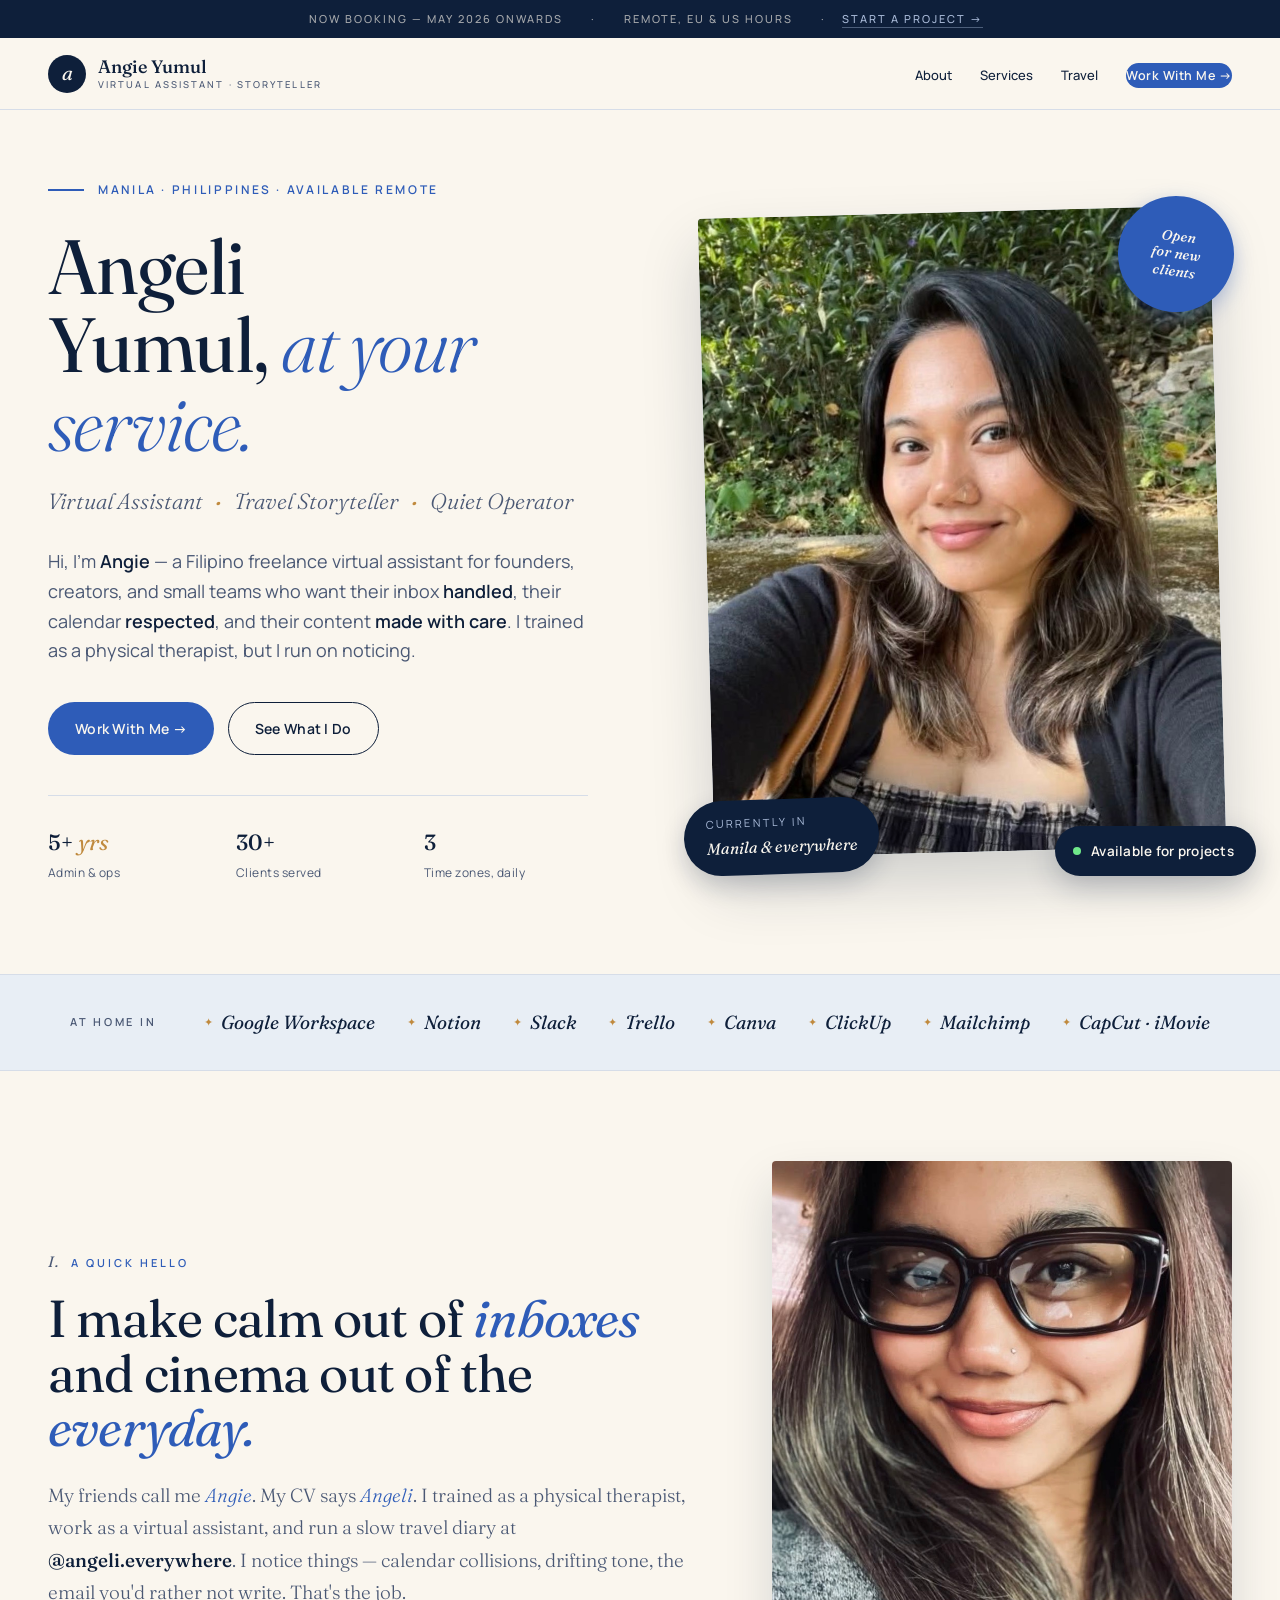
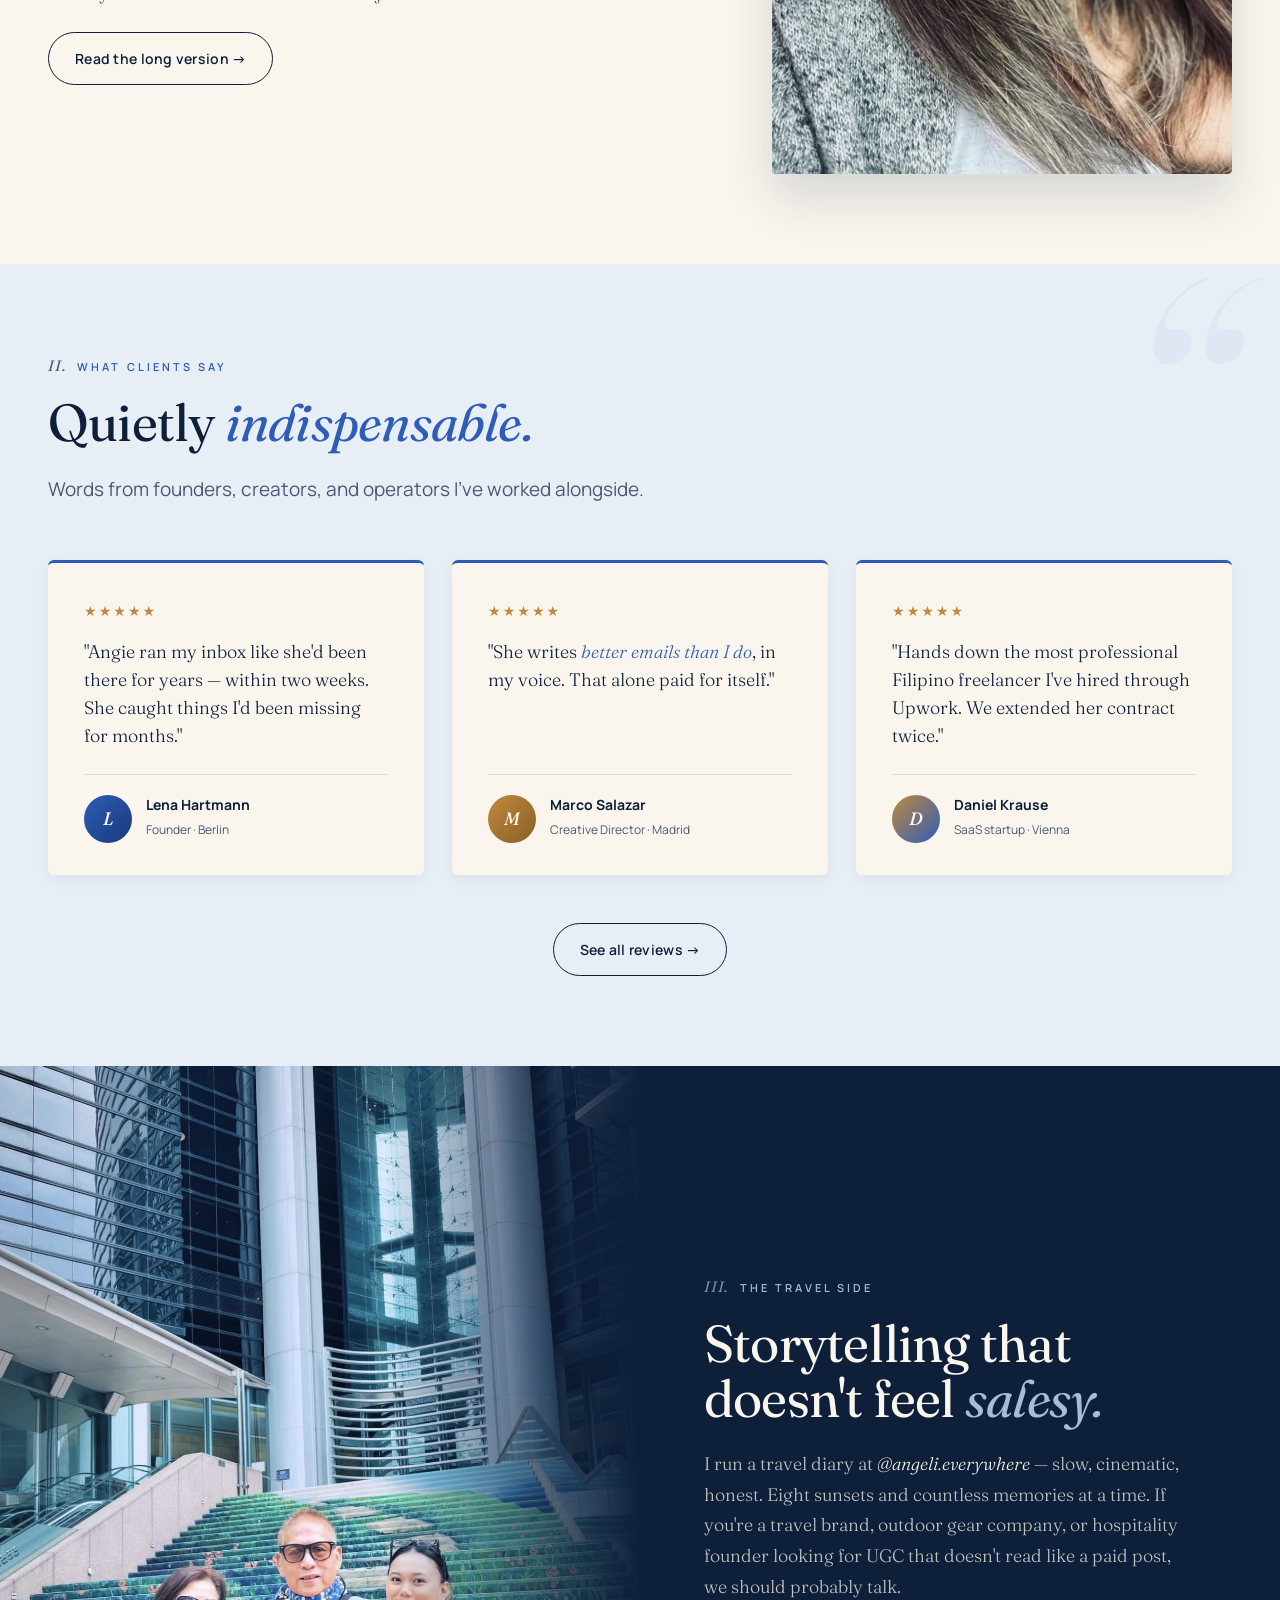
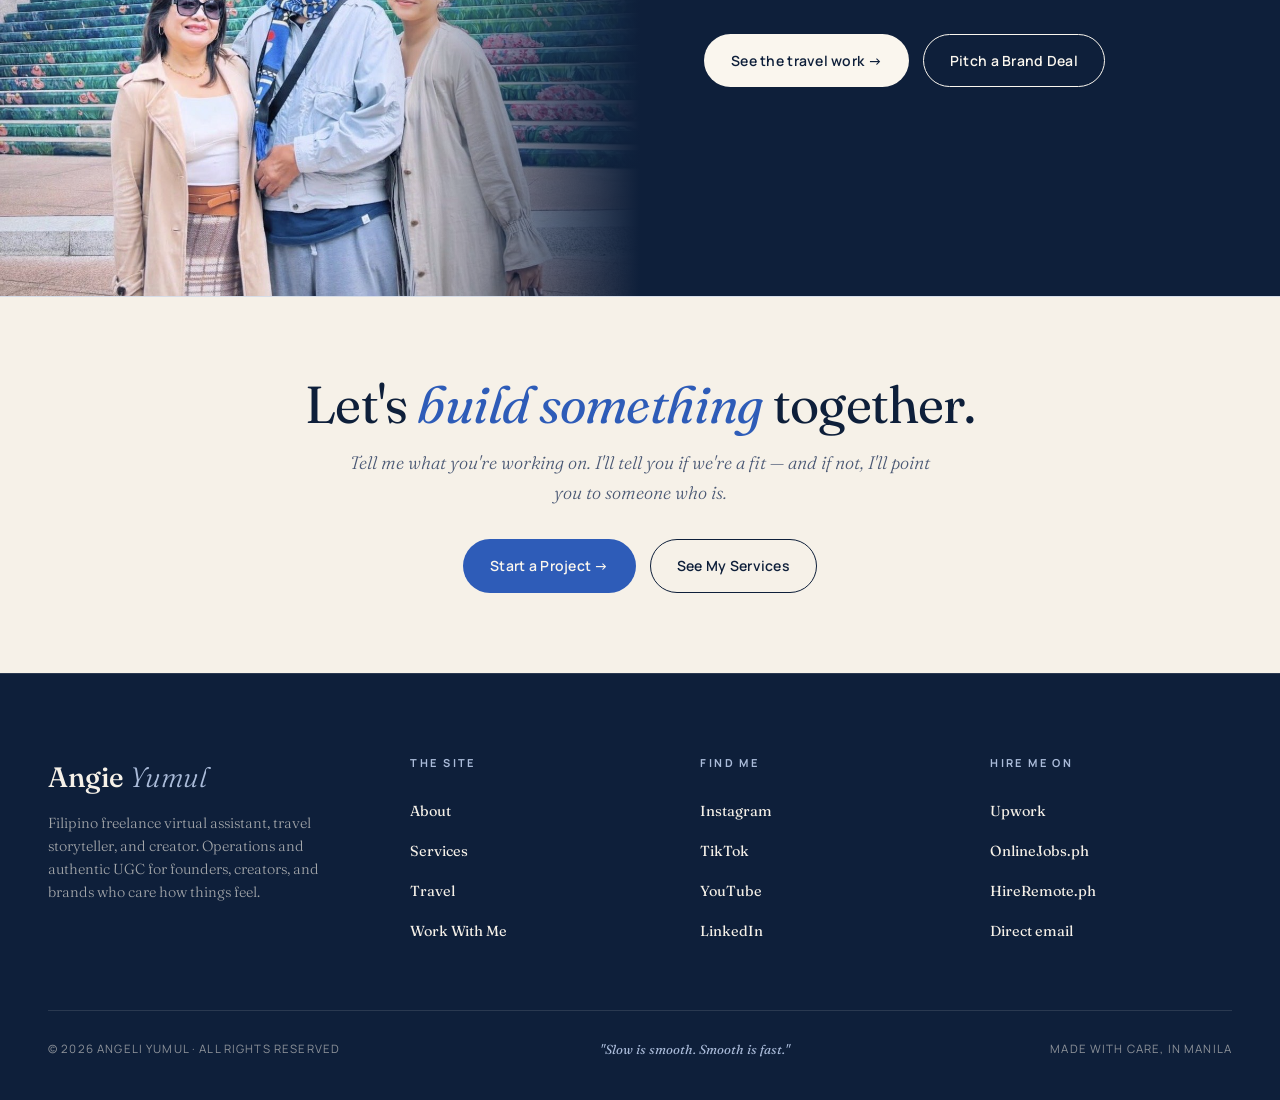
<file: index.html>
<!DOCTYPE html>
<html lang="en">
<head>
<meta charset="UTF-8" />
<meta name="viewport" content="width=device-width, initial-scale=1.0" />
<title>Angie Yumul — Virtual Assistant, Travel Storyteller, Creator</title>
<meta name="description" content="Filipino freelance virtual assistant and travel storyteller. Operations, executive support, and authentic UGC for founders, creators, and brands who care how things feel." />
<meta property="og:title" content="Angie Yumul — Virtual Assistant, Travel Storyteller, Creator" />
<meta property="og:description" content="Filipino freelance virtual assistant and travel storyteller. Operations, executive support, and authentic UGC for founders, creators, and brands who care how things feel." />
<link rel="preconnect" href="https://fonts.googleapis.com">
<link rel="preconnect" href="https://fonts.gstatic.com" crossorigin>
<link href="https://fonts.googleapis.com/css2?family=Fraunces:ital,opsz,wght@0,9..144,300;0,9..144,400;0,9..144,500;0,9..144,600;1,9..144,300;1,9..144,400&family=Manrope:wght@300;400;500;600;700&display=swap" rel="stylesheet">
<link rel="stylesheet" href="styles.css">
</head>
<body>

<div class="topstrip">
  <span>Now booking — May 2026 onwards</span>
  <span>·</span>
  <span>Remote, EU &amp; US hours</span>
  <span>·</span>
  <a href="work.html">Start a project &rarr;</a>
</div>

<nav class="site-nav">
  <a href="index.html" class="brand">
    <div class="brand-mark">a</div>
    <div class="brand-text">
      Angie Yumul
      <small>Virtual Assistant &middot; Storyteller</small>
    </div>
  </a>
  <ul>
    <li><a href="about.html"    class="navlink ">About</a></li>
    <li><a href="services.html" class="navlink ">Services</a></li>
    <li><a href="travel.html"   class="navlink ">Travel</a></li>
    <li><a href="work.html"     class="navlink nav-cta">Work With Me &rarr;</a></li>
  </ul>
  <button class="nav-mobile" aria-label="Open menu">&#9776;</button>
</nav>

<div class="mobile-menu" id="mobileMenu">
  <button class="mobile-menu-close" aria-label="Close menu">&times;</button>
  <ul>
    <li><a href="index.html">Home</a></li>
    <li><a href="about.html">About</a></li>
    <li><a href="services.html">Services</a></li>
    <li><a href="travel.html">Travel</a></li>
    <li><a href="work.html" class="nav-cta">Work With Me &rarr;</a></li>
  </ul>
  <div class="mobile-menu-foot">&mdash; made with care, in Manila</div>
</div>

<a href="work.html" class="floating-cta">
  <span class="floating-cta-dot"></span>
  Available for projects
</a>
<header class="hero" id="top">
  <div class="hero-grid">
    <div class="hero-text">
      <div class="eyebrow">Manila &middot; Philippines &middot; Available remote</div>
      <h1>Angeli<br>Yumul, <em>at your service.</em></h1>
      <p class="hero-roles">
        Virtual Assistant <span class="dot">&bull;</span> Travel Storyteller <span class="dot">&bull;</span> Quiet Operator
      </p>
      <p class="hero-lede">
        Hi, I'm <strong>Angie</strong> &mdash; a Filipino freelance virtual assistant for founders, creators, and small teams who want their inbox <strong>handled</strong>, their calendar <strong>respected</strong>, and their content <strong>made with care</strong>. I trained as a physical therapist, but I run on noticing.
      </p>
      <div class="hero-cta">
        <a href="work.html" class="btn btn-primary">Work With Me &rarr;</a>
        <a href="services.html" class="btn btn-secondary">See What I Do</a>
      </div>
      <div class="hero-credentials">
        <div><strong>5+ <em>yrs</em></strong><span>Admin &amp; ops</span></div>
        <div><strong>30+</strong><span>Clients served</span></div>
        <div><strong>3</strong><span>Time zones, daily</span></div>
      </div>
    </div>

    <div class="hero-visual">
      <div class="hero-photo-frame">
        <img src="images/angie-portrait.jpeg" alt="Angie Yumul, smiling outdoors" />
      </div>
      <div class="hero-photo-tag">
        <span>Currently in</span>
        Manila &amp; everywhere
      </div>
      <div class="hero-photo-stamp">
        Open<br>for new<br>clients
      </div>
    </div>
  </div>
</header>

<div class="trusted">
  <div class="trusted-inner">
    <span class="trusted-label">At home in</span>
    <div class="trusted-platforms">
      <span>Google Workspace</span>
      <span>Notion</span>
      <span>Slack</span>
      <span>Trello</span>
      <span>Canva</span>
      <span>ClickUp</span>
      <span>Mailchimp</span>
      <span>CapCut &middot; iMovie</span>
    </div>
  </div>
</div>

<section>
  <div class="section-inner">
    <div class="home-about">
      <div>
        <div class="section-eyebrow"><span class="roman">i.</span> A quick hello</div>
        <h2>I make calm out of <em>inboxes</em> and cinema out of the <em>everyday.</em></h2>
        <p class="home-about-prose">
          My friends call me <em>Angie</em>. My CV says <em>Angeli</em>. I trained as a physical therapist, work as a virtual assistant, and run a slow travel diary at <strong>@angeli.everywhere</strong>. I notice things &mdash; calendar collisions, drifting tone, the email you'd rather not write. That's the job.
        </p>
        <a href="about.html" class="btn btn-secondary">Read the long version &rarr;</a>
      </div>
      <div class="home-about-photo">
        <img src="images/angie-glasses.jpeg" alt="Angie smiling, in oversized glasses" />
      </div>
    </div>
  </div>
</section>

<section class="testimonials">
  <div class="testimonials-inner section-inner">
    <div class="section-eyebrow"><span class="roman">ii.</span> What clients say</div>
    <h2>Quietly <em>indispensable.</em></h2>
    <p class="section-lede">Words from founders, creators, and operators I've worked alongside.</p>

    <div class="testimonial-grid cols-3">
      <div class="testimonial">
        <div class="testimonial-stars">&#9733;&#9733;&#9733;&#9733;&#9733;</div>
        <p class="testimonial-quote">"Angie ran my inbox like she'd been there for years &mdash; within two weeks. She caught things I'd been missing for months."</p>
        <div class="testimonial-author">
          <div class="testimonial-avatar av-1">L</div>
          <div class="testimonial-author-info">
            <strong>Lena Hartmann</strong>
            <span>Founder &middot; Berlin</span>
          </div>
        </div>
      </div>
      <div class="testimonial">
        <div class="testimonial-stars">&#9733;&#9733;&#9733;&#9733;&#9733;</div>
        <p class="testimonial-quote">"She writes <em>better emails than I do</em>, in my voice. That alone paid for itself."</p>
        <div class="testimonial-author">
          <div class="testimonial-avatar av-2">M</div>
          <div class="testimonial-author-info">
            <strong>Marco Salazar</strong>
            <span>Creative Director &middot; Madrid</span>
          </div>
        </div>
      </div>
      <div class="testimonial">
        <div class="testimonial-stars">&#9733;&#9733;&#9733;&#9733;&#9733;</div>
        <p class="testimonial-quote">"Hands down the most professional Filipino freelancer I've hired through Upwork. We extended her contract twice."</p>
        <div class="testimonial-author">
          <div class="testimonial-avatar av-6">D</div>
          <div class="testimonial-author-info">
            <strong>Daniel Krause</strong>
            <span>SaaS startup &middot; Vienna</span>
          </div>
        </div>
      </div>
    </div>

    <div class="text-center" style="margin-top: 48px;">
      <a href="work.html#testimonials" class="btn btn-secondary">See all reviews &rarr;</a>
    </div>
  </div>
</section>

<section class="travel-cta">
  <div class="travel-cta-grid">
    <div class="travel-cta-photo">
      <img src="images/angie-family-hk.jpeg" alt="Angie with her parents in Hong Kong" />
    </div>
    <div class="travel-cta-text">
      <div class="section-eyebrow"><span class="roman">iii.</span> The travel side</div>
      <h2>Storytelling that doesn't feel <em>salesy.</em></h2>
      <p>I run a travel diary at <em>@angeli.everywhere</em> &mdash; slow, cinematic, honest. Eight sunsets and countless memories at a time. If you're a travel brand, outdoor gear company, or hospitality founder looking for UGC that doesn't read like a paid post, we should probably talk.</p>
      <div class="travel-cta-buttons">
        <a href="travel.html" class="btn btn-light">See the travel work &rarr;</a>
        <a href="work.html" class="btn btn-outline-light">Pitch a Brand Deal</a>
      </div>
    </div>
  </div>
</section>

<section class="cta-strip">
  <h2>Let's <em>build something</em> together.</h2>
  <p>Tell me what you're working on. I'll tell you if we're a fit &mdash; and if not, I'll point you to someone who is.</p>
  <div class="cta-strip-buttons">
    <a href="work.html" class="btn btn-primary">Start a Project &rarr;</a>
    <a href="services.html" class="btn btn-secondary">See My Services</a>
  </div>
</section>
<footer>
  <div class="footer-grid">
    <div class="footer-brand">
      <h4>Angie <em>Yumul</em></h4>
      <p>Filipino freelance virtual assistant, travel storyteller, and creator. Operations and authentic UGC for founders, creators, and brands who care how things feel.</p>
    </div>
    <div class="footer-col">
      <h5>The site</h5>
      <ul>
        <li><a href="about.html">About</a></li>
        <li><a href="services.html">Services</a></li>
        <li><a href="travel.html">Travel</a></li>
        <li><a href="work.html">Work With Me</a></li>
      </ul>
    </div>
    <div class="footer-col">
      <h5>Find me</h5>
      <ul>
        <li><a href="https://instagram.com/angeli.everywhere" target="_blank" rel="noopener">Instagram</a></li>
        <li><a href="https://tiktok.com/@angeli.everywhere"   target="_blank" rel="noopener">TikTok</a></li>
        <li><a href="https://youtube.com/@angeli.everywhere"  target="_blank" rel="noopener">YouTube</a></li>
        <li><a href="https://linkedin.com/in/angeliyumul"     target="_blank" rel="noopener">LinkedIn</a></li>
      </ul>
    </div>
    <div class="footer-col">
      <h5>Hire me on</h5>
      <ul>
        <li><a href="https://upwork.com"        target="_blank" rel="noopener">Upwork</a></li>
        <li><a href="https://onlinejobs.ph"     target="_blank" rel="noopener">OnlineJobs.ph</a></li>
        <li><a href="https://hireremote.ph"     target="_blank" rel="noopener">HireRemote.ph</a></li>
        <li><a href="mailto:angeli.everywhere@gmail.com">Direct email</a></li>
      </ul>
    </div>
  </div>
  <div class="footer-bottom">
    <span>&copy; 2026 ANGELI YUMUL &middot; ALL RIGHTS RESERVED</span>
    <em>"Slow is smooth. Smooth is fast."</em>
    <span>MADE WITH CARE, IN MANILA</span>
  </div>
</footer>

<script src="site.js"></script>
</body>
</html>
</file>
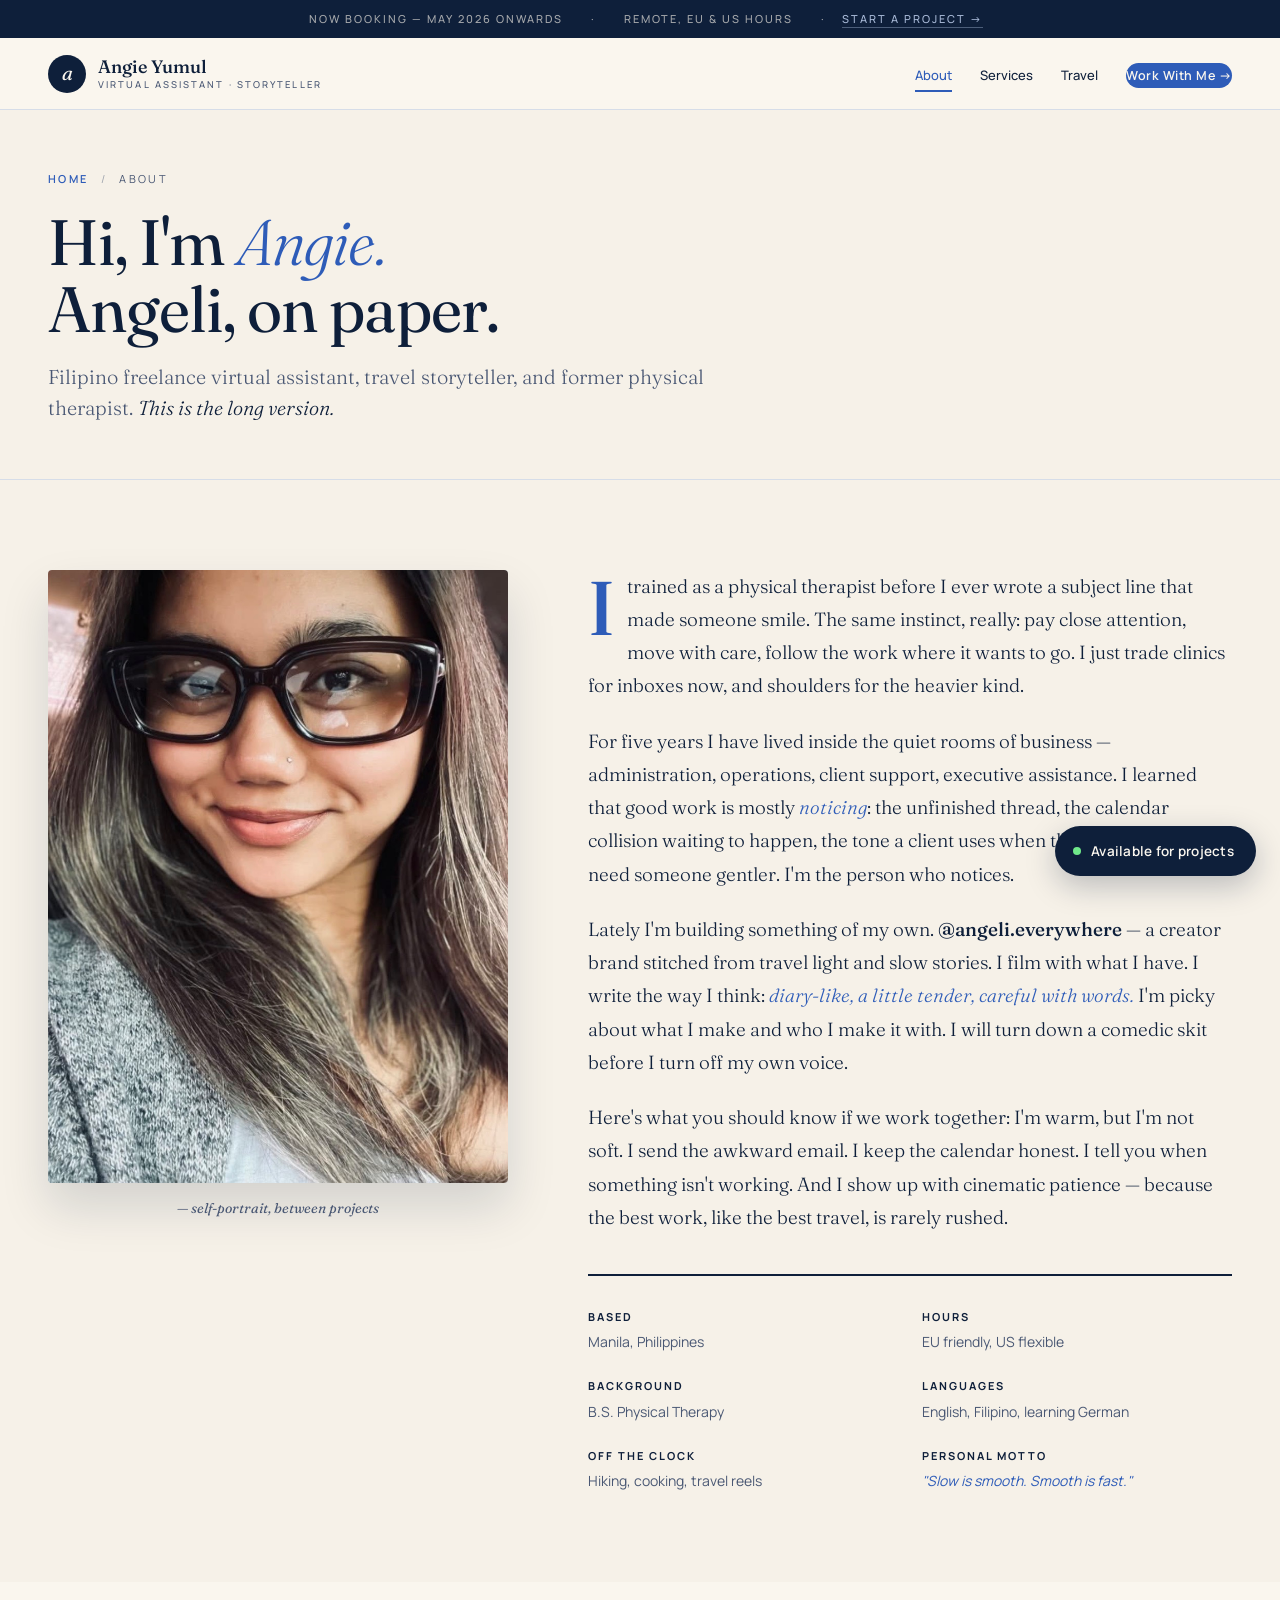
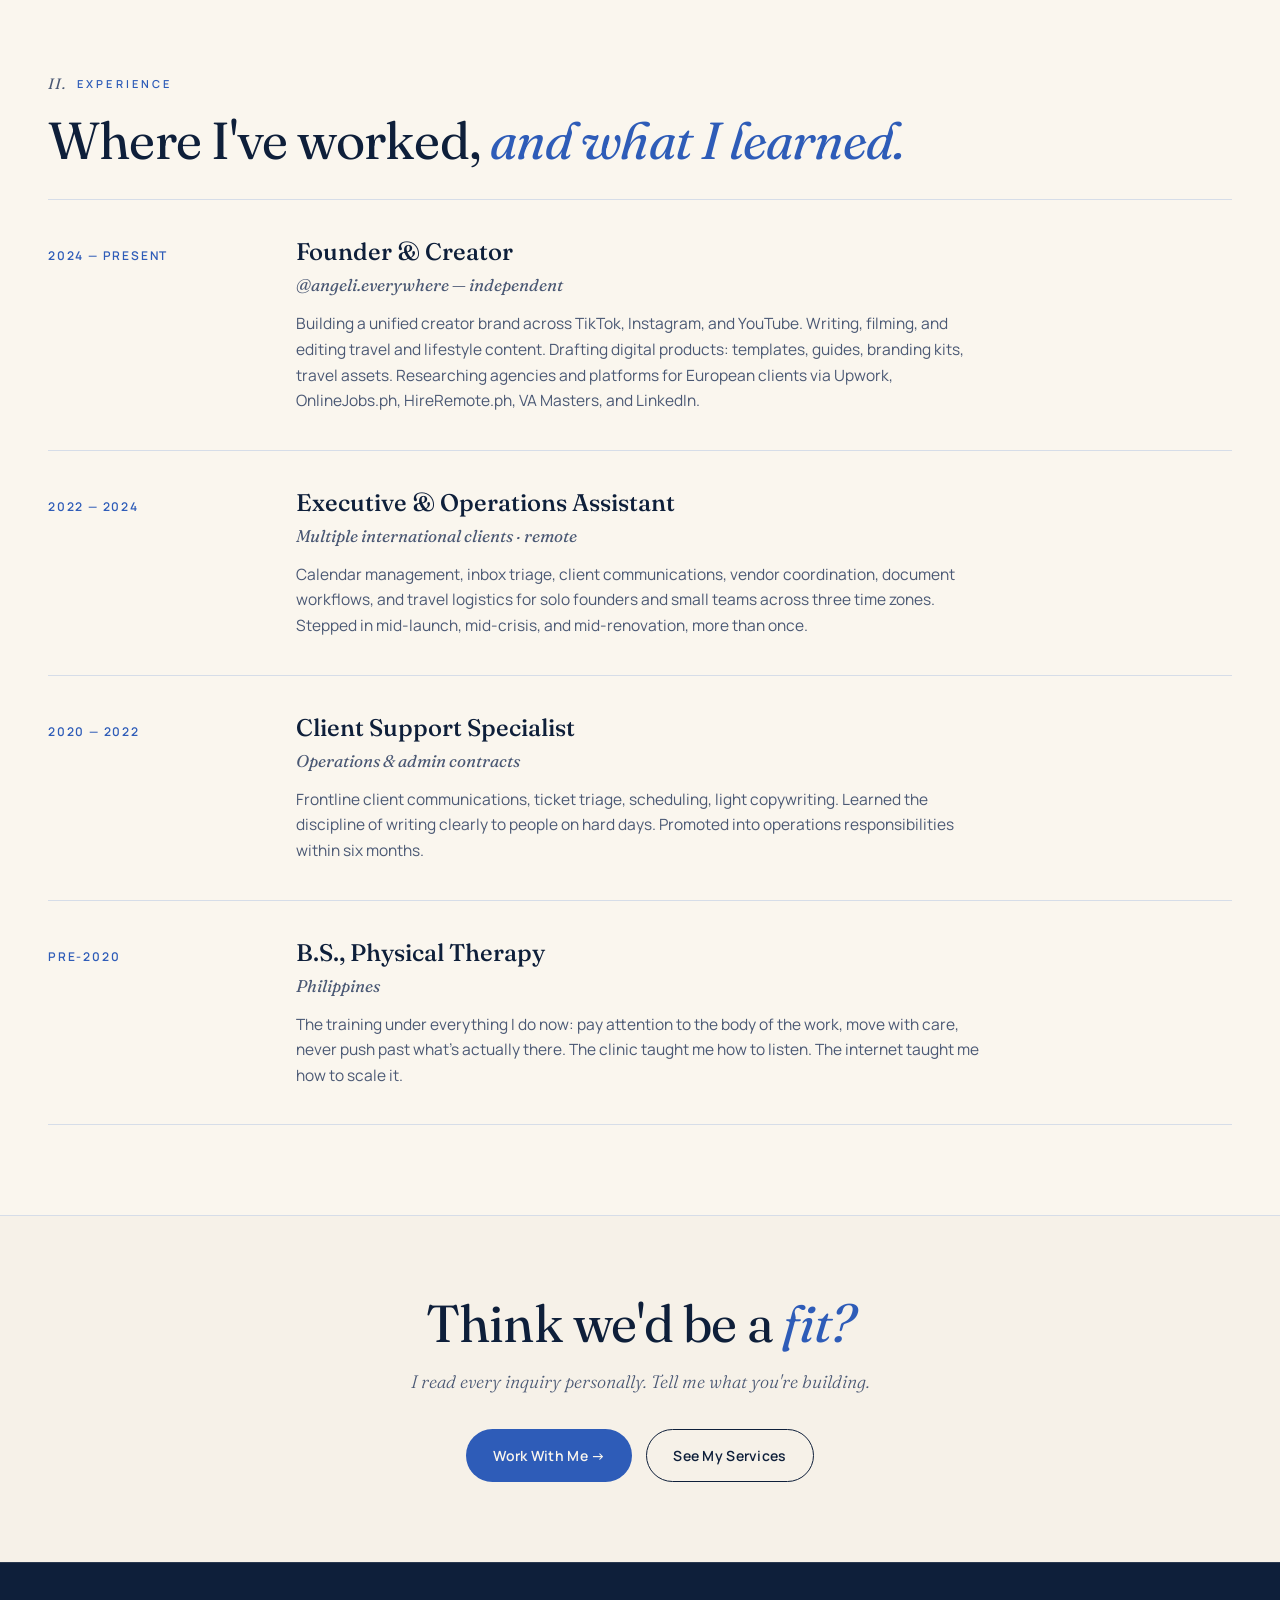
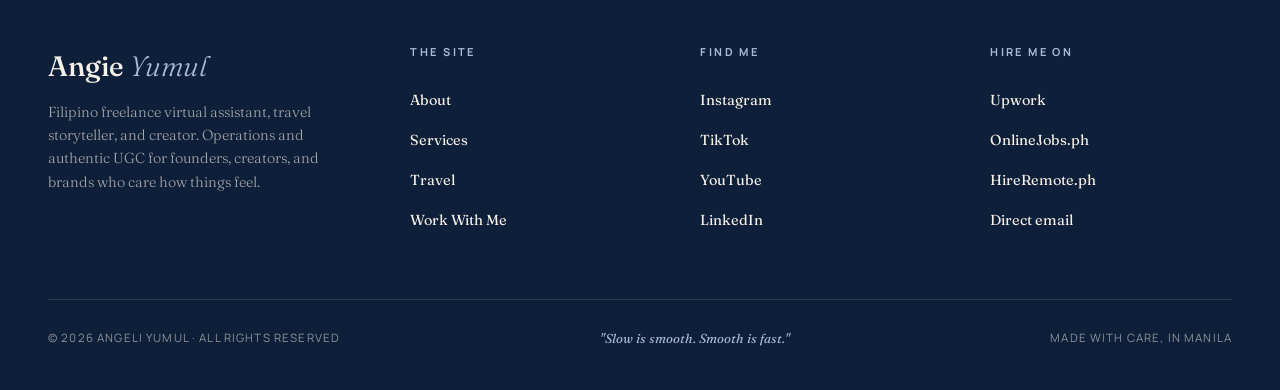
<file: about.html>
<!DOCTYPE html>
<html lang="en">
<head>
<meta charset="UTF-8" />
<meta name="viewport" content="width=device-width, initial-scale=1.0" />
<title>About — Angie Yumul</title>
<meta name="description" content="Filipino freelance virtual assistant and travel storyteller. Former physical therapist. The long version." />
<meta property="og:title" content="About — Angie Yumul" />
<meta property="og:description" content="Filipino freelance virtual assistant and travel storyteller. Former physical therapist. The long version." />
<link rel="preconnect" href="https://fonts.googleapis.com">
<link rel="preconnect" href="https://fonts.gstatic.com" crossorigin>
<link href="https://fonts.googleapis.com/css2?family=Fraunces:ital,opsz,wght@0,9..144,300;0,9..144,400;0,9..144,500;0,9..144,600;1,9..144,300;1,9..144,400&family=Manrope:wght@300;400;500;600;700&display=swap" rel="stylesheet">
<link rel="stylesheet" href="styles.css">
</head>
<body>

<div class="topstrip">
  <span>Now booking — May 2026 onwards</span>
  <span>·</span>
  <span>Remote, EU &amp; US hours</span>
  <span>·</span>
  <a href="work.html">Start a project &rarr;</a>
</div>

<nav class="site-nav">
  <a href="index.html" class="brand">
    <div class="brand-mark">a</div>
    <div class="brand-text">
      Angie Yumul
      <small>Virtual Assistant &middot; Storyteller</small>
    </div>
  </a>
  <ul>
    <li><a href="about.html"    class="navlink active">About</a></li>
    <li><a href="services.html" class="navlink ">Services</a></li>
    <li><a href="travel.html"   class="navlink ">Travel</a></li>
    <li><a href="work.html"     class="navlink nav-cta">Work With Me &rarr;</a></li>
  </ul>
  <button class="nav-mobile" aria-label="Open menu">&#9776;</button>
</nav>

<div class="mobile-menu" id="mobileMenu">
  <button class="mobile-menu-close" aria-label="Close menu">&times;</button>
  <ul>
    <li><a href="index.html">Home</a></li>
    <li><a href="about.html">About</a></li>
    <li><a href="services.html">Services</a></li>
    <li><a href="travel.html">Travel</a></li>
    <li><a href="work.html" class="nav-cta">Work With Me &rarr;</a></li>
  </ul>
  <div class="mobile-menu-foot">&mdash; made with care, in Manila</div>
</div>

<a href="work.html" class="floating-cta">
  <span class="floating-cta-dot"></span>
  Available for projects
</a>
<header class="page-header">
  <div class="page-header-inner">
    <div class="crumb">
      <a href="index.html">Home</a>
      <span class="sep">/</span>
      <span>About</span>
    </div>
    <h1>Hi, I'm <em>Angie.</em><br>Angeli, on paper.</h1>
    <p class="page-header-lede">
      Filipino freelance virtual assistant, travel storyteller, and former physical therapist. <em>This is the long version.</em>
    </p>
  </div>
</header>

<section class="bg-bone">
  <div class="section-inner">
    <div class="about-grid">
      <div class="about-photo-wrap">
        <div class="about-photo">
          <img src="images/angie-glasses.jpeg" alt="Angie smiling, wearing oversized glasses" />
        </div>
        <p class="about-photo-caption">&mdash; self-portrait, between projects</p>
      </div>

      <div class="about-prose">
        <p>I trained as a physical therapist before I ever wrote a subject line that made someone smile. The same instinct, really: pay close attention, move with care, follow the work where it wants to go. I just trade clinics for inboxes now, and shoulders for the heavier kind.</p>

        <p>For five years I have lived inside the quiet rooms of business &mdash; administration, operations, client support, executive assistance. I learned that good work is mostly <em>noticing</em>: the unfinished thread, the calendar collision waiting to happen, the tone a client uses when they are tired and need someone gentler. I'm the person who notices.</p>

        <p>Lately I'm building something of my own. <strong>@angeli.everywhere</strong> &mdash; a creator brand stitched from travel light and slow stories. I film with what I have. I write the way I think: <em>diary-like, a little tender, careful with words.</em> I'm picky about what I make and who I make it with. I will turn down a comedic skit before I turn off my own voice.</p>

        <p>Here's what you should know if we work together: I'm warm, but I'm not soft. I send the awkward email. I keep the calendar honest. I tell you when something isn't working. And I show up with cinematic patience &mdash; because the best work, like the best travel, is rarely rushed.</p>

        <ul class="about-fact-list">
          <li><strong>Based</strong> Manila, Philippines</li>
          <li><strong>Hours</strong> EU friendly, US flexible</li>
          <li><strong>Background</strong> B.S. Physical Therapy</li>
          <li><strong>Languages</strong> English, Filipino, learning German</li>
          <li><strong>Off the clock</strong> Hiking, cooking, travel reels</li>
          <li><strong>Personal motto</strong> <em>"Slow is smooth. Smooth is fast."</em></li>
        </ul>
      </div>
    </div>
  </div>
</section>

<section>
  <div class="section-inner">
    <div class="section-eyebrow"><span class="roman">ii.</span> Experience</div>
    <h2>Where I've worked, <em>and what I learned.</em></h2>

    <div class="experience-list">
      <div class="exp-item">
        <div class="exp-date">2024 &mdash; Present</div>
        <div>
          <h3>Founder &amp; Creator</h3>
          <p class="exp-org">@angeli.everywhere &mdash; independent</p>
          <p>Building a unified creator brand across TikTok, Instagram, and YouTube. Writing, filming, and editing travel and lifestyle content. Drafting digital products: templates, guides, branding kits, travel assets. Researching agencies and platforms for European clients via Upwork, OnlineJobs.ph, HireRemote.ph, VA Masters, and LinkedIn.</p>
        </div>
      </div>
      <div class="exp-item">
        <div class="exp-date">2022 &mdash; 2024</div>
        <div>
          <h3>Executive &amp; Operations Assistant</h3>
          <p class="exp-org">Multiple international clients &middot; remote</p>
          <p>Calendar management, inbox triage, client communications, vendor coordination, document workflows, and travel logistics for solo founders and small teams across three time zones. Stepped in mid-launch, mid-crisis, and mid-renovation, more than once.</p>
        </div>
      </div>
      <div class="exp-item">
        <div class="exp-date">2020 &mdash; 2022</div>
        <div>
          <h3>Client Support Specialist</h3>
          <p class="exp-org">Operations &amp; admin contracts</p>
          <p>Frontline client communications, ticket triage, scheduling, light copywriting. Learned the discipline of writing clearly to people on hard days. Promoted into operations responsibilities within six months.</p>
        </div>
      </div>
      <div class="exp-item">
        <div class="exp-date">Pre-2020</div>
        <div>
          <h3>B.S., Physical Therapy</h3>
          <p class="exp-org">Philippines</p>
          <p>The training under everything I do now: pay attention to the body of the work, move with care, never push past what's actually there. The clinic taught me how to listen. The internet taught me how to scale it.</p>
        </div>
      </div>
    </div>
  </div>
</section>

<section class="cta-strip">
  <h2>Think we'd be a <em>fit?</em></h2>
  <p>I read every inquiry personally. Tell me what you're building.</p>
  <div class="cta-strip-buttons">
    <a href="work.html" class="btn btn-primary">Work With Me &rarr;</a>
    <a href="services.html" class="btn btn-secondary">See My Services</a>
  </div>
</section>
<footer>
  <div class="footer-grid">
    <div class="footer-brand">
      <h4>Angie <em>Yumul</em></h4>
      <p>Filipino freelance virtual assistant, travel storyteller, and creator. Operations and authentic UGC for founders, creators, and brands who care how things feel.</p>
    </div>
    <div class="footer-col">
      <h5>The site</h5>
      <ul>
        <li><a href="about.html">About</a></li>
        <li><a href="services.html">Services</a></li>
        <li><a href="travel.html">Travel</a></li>
        <li><a href="work.html">Work With Me</a></li>
      </ul>
    </div>
    <div class="footer-col">
      <h5>Find me</h5>
      <ul>
        <li><a href="https://instagram.com/angeli.everywhere" target="_blank" rel="noopener">Instagram</a></li>
        <li><a href="https://tiktok.com/@angeli.everywhere"   target="_blank" rel="noopener">TikTok</a></li>
        <li><a href="https://youtube.com/@angeli.everywhere"  target="_blank" rel="noopener">YouTube</a></li>
        <li><a href="https://linkedin.com/in/angeliyumul"     target="_blank" rel="noopener">LinkedIn</a></li>
      </ul>
    </div>
    <div class="footer-col">
      <h5>Hire me on</h5>
      <ul>
        <li><a href="https://upwork.com"        target="_blank" rel="noopener">Upwork</a></li>
        <li><a href="https://onlinejobs.ph"     target="_blank" rel="noopener">OnlineJobs.ph</a></li>
        <li><a href="https://hireremote.ph"     target="_blank" rel="noopener">HireRemote.ph</a></li>
        <li><a href="mailto:angeli.everywhere@gmail.com">Direct email</a></li>
      </ul>
    </div>
  </div>
  <div class="footer-bottom">
    <span>&copy; 2026 ANGELI YUMUL &middot; ALL RIGHTS RESERVED</span>
    <em>"Slow is smooth. Smooth is fast."</em>
    <span>MADE WITH CARE, IN MANILA</span>
  </div>
</footer>

<script src="site.js"></script>
</body>
</html>
</file>
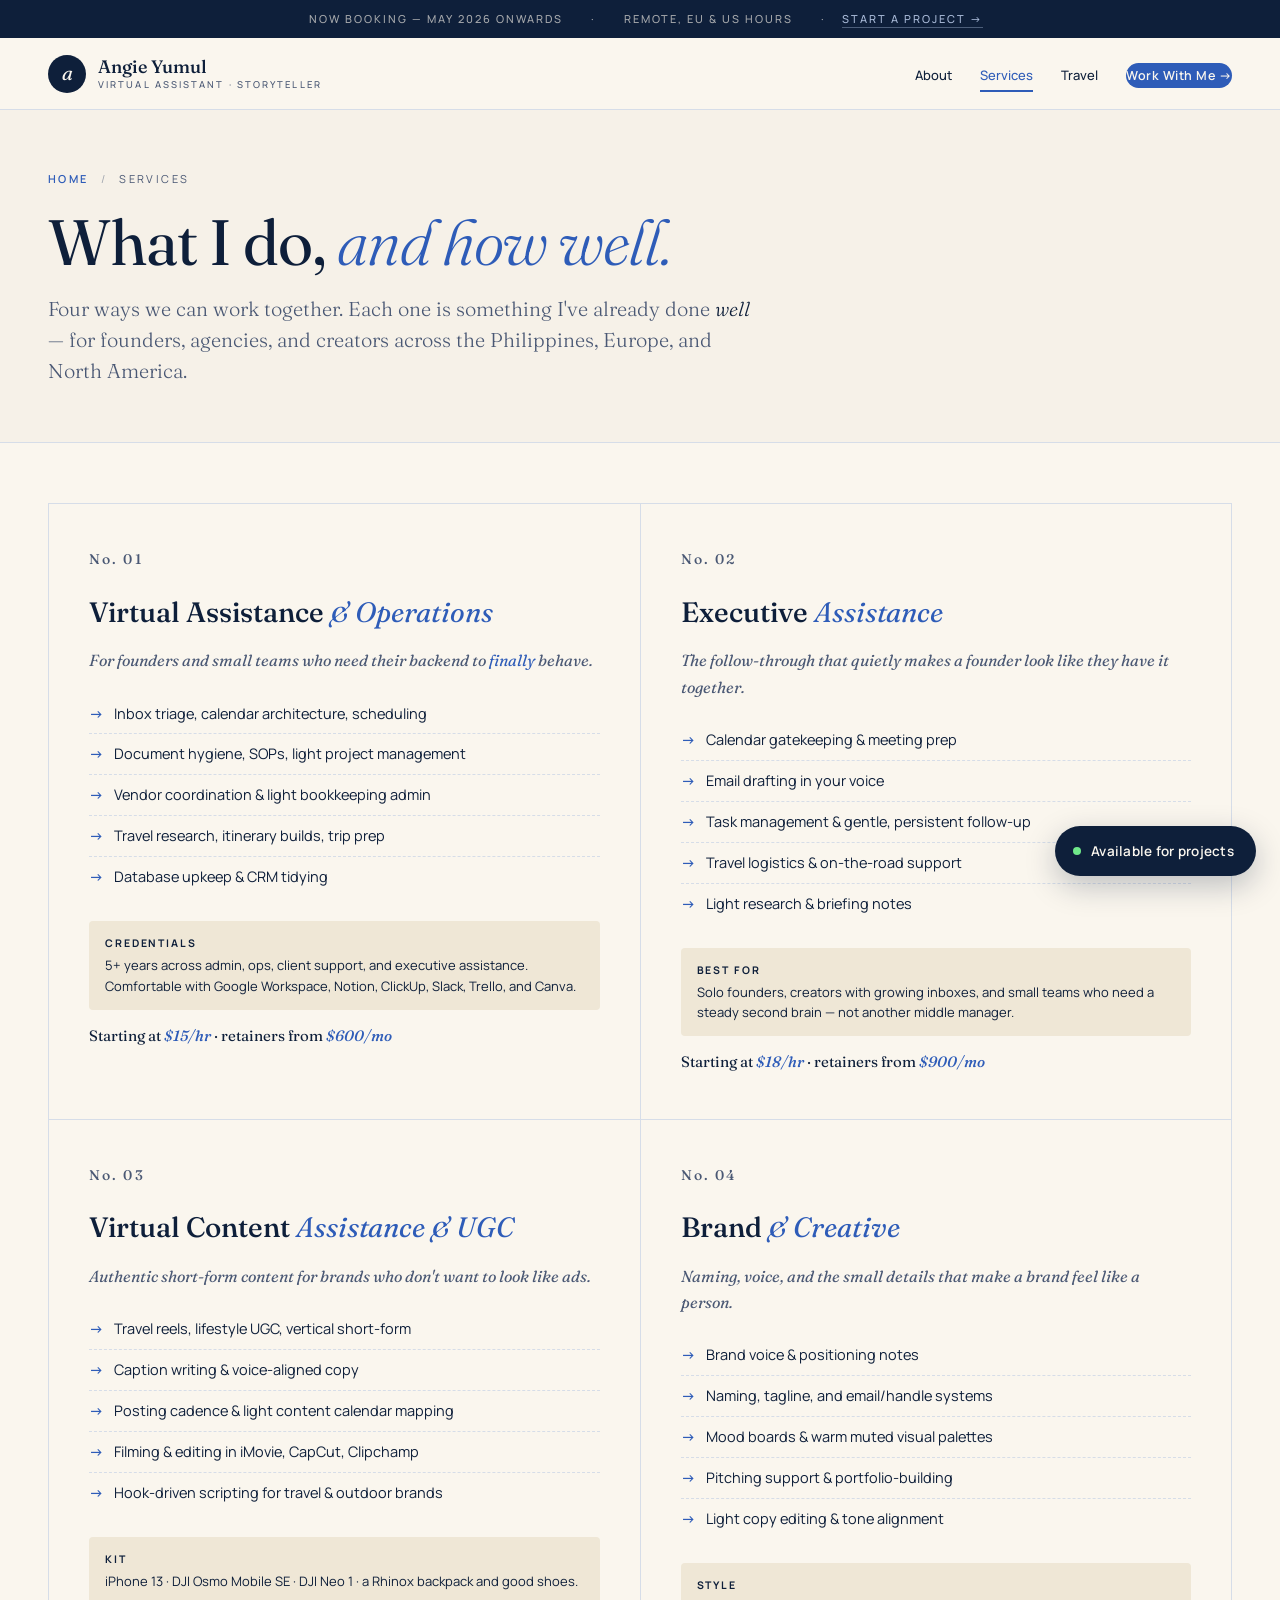
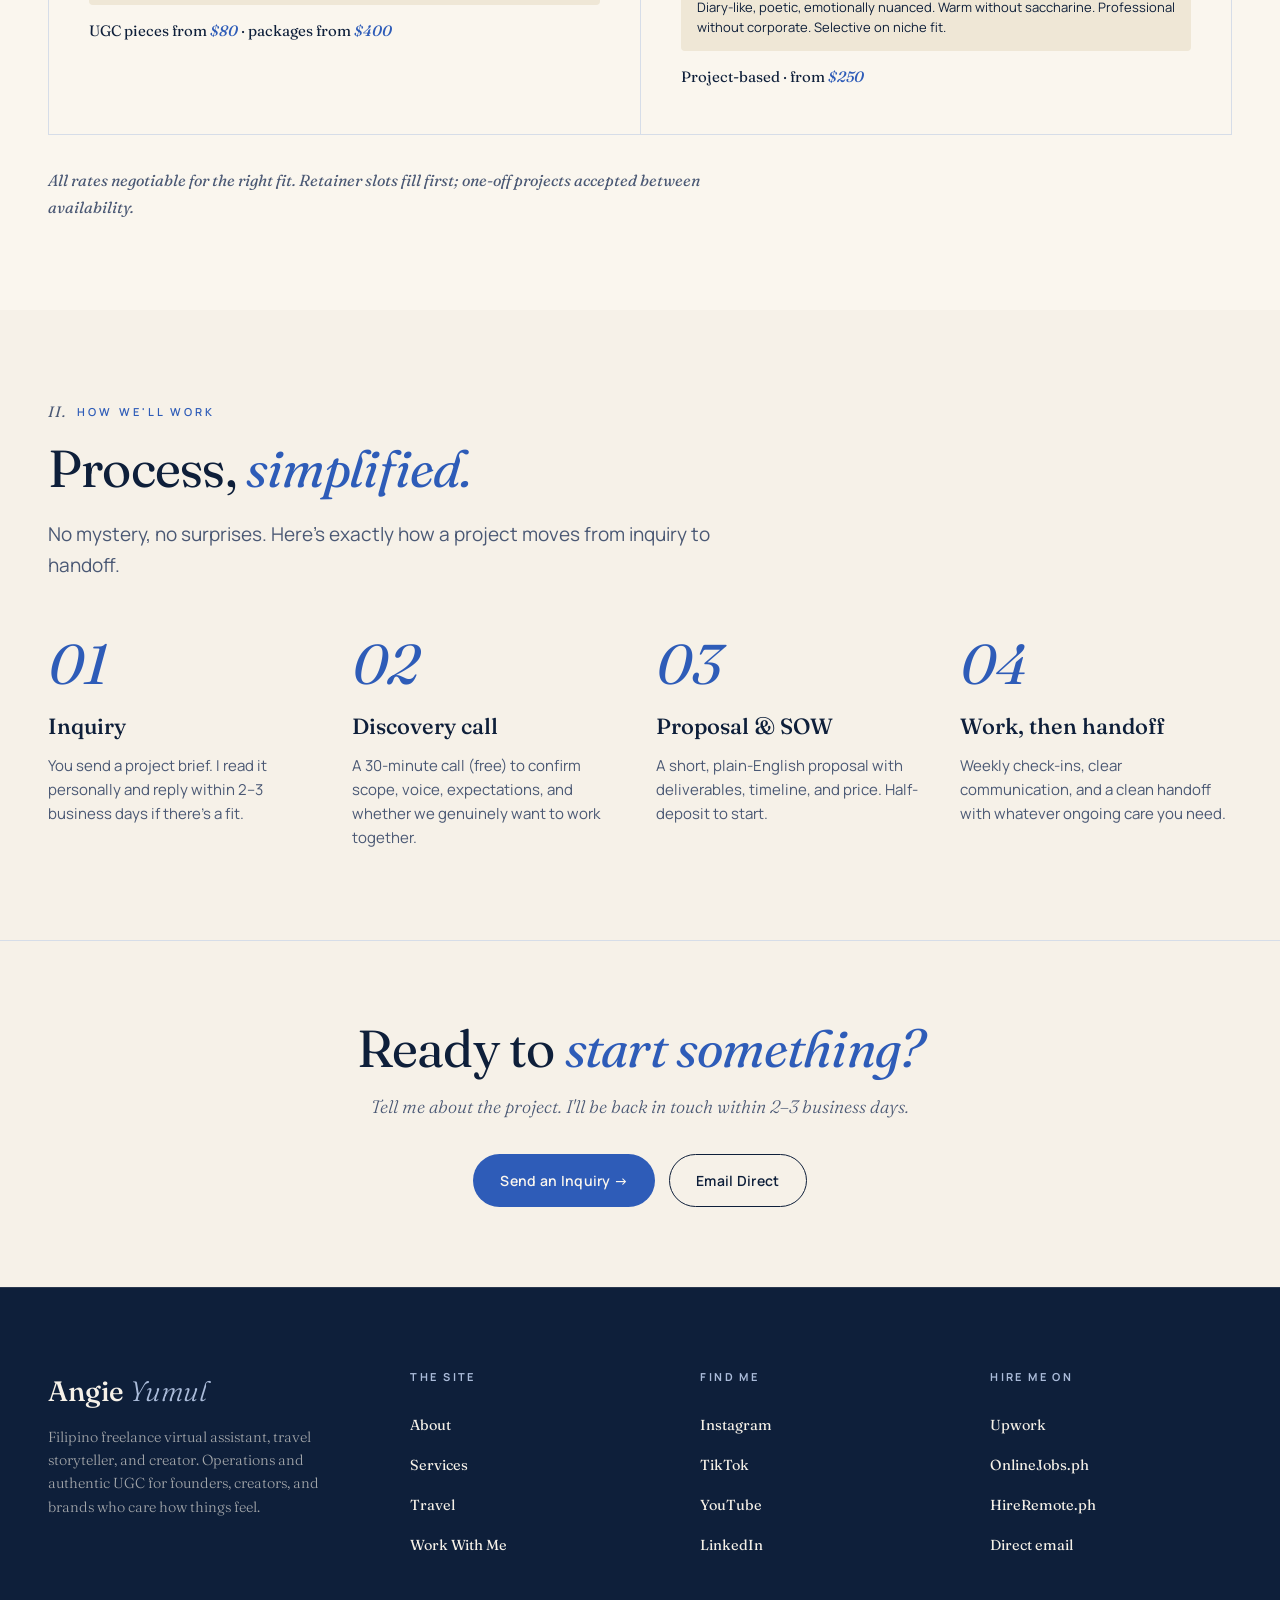
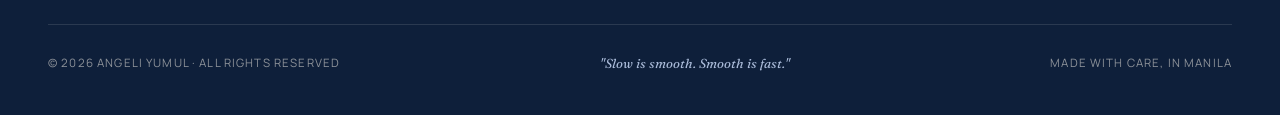
<file: services.html>
<!DOCTYPE html>
<html lang="en">
<head>
<meta charset="UTF-8" />
<meta name="viewport" content="width=device-width, initial-scale=1.0" />
<title>Services — Angie Yumul</title>
<meta name="description" content="Virtual assistance, executive support, UGC, and brand & creative services. Rates and process." />
<meta property="og:title" content="Services — Angie Yumul" />
<meta property="og:description" content="Virtual assistance, executive support, UGC, and brand & creative services. Rates and process." />
<link rel="preconnect" href="https://fonts.googleapis.com">
<link rel="preconnect" href="https://fonts.gstatic.com" crossorigin>
<link href="https://fonts.googleapis.com/css2?family=Fraunces:ital,opsz,wght@0,9..144,300;0,9..144,400;0,9..144,500;0,9..144,600;1,9..144,300;1,9..144,400&family=Manrope:wght@300;400;500;600;700&display=swap" rel="stylesheet">
<link rel="stylesheet" href="styles.css">
</head>
<body>

<div class="topstrip">
  <span>Now booking — May 2026 onwards</span>
  <span>·</span>
  <span>Remote, EU &amp; US hours</span>
  <span>·</span>
  <a href="work.html">Start a project &rarr;</a>
</div>

<nav class="site-nav">
  <a href="index.html" class="brand">
    <div class="brand-mark">a</div>
    <div class="brand-text">
      Angie Yumul
      <small>Virtual Assistant &middot; Storyteller</small>
    </div>
  </a>
  <ul>
    <li><a href="about.html"    class="navlink ">About</a></li>
    <li><a href="services.html" class="navlink active">Services</a></li>
    <li><a href="travel.html"   class="navlink ">Travel</a></li>
    <li><a href="work.html"     class="navlink nav-cta">Work With Me &rarr;</a></li>
  </ul>
  <button class="nav-mobile" aria-label="Open menu">&#9776;</button>
</nav>

<div class="mobile-menu" id="mobileMenu">
  <button class="mobile-menu-close" aria-label="Close menu">&times;</button>
  <ul>
    <li><a href="index.html">Home</a></li>
    <li><a href="about.html">About</a></li>
    <li><a href="services.html">Services</a></li>
    <li><a href="travel.html">Travel</a></li>
    <li><a href="work.html" class="nav-cta">Work With Me &rarr;</a></li>
  </ul>
  <div class="mobile-menu-foot">&mdash; made with care, in Manila</div>
</div>

<a href="work.html" class="floating-cta">
  <span class="floating-cta-dot"></span>
  Available for projects
</a>
<header class="page-header">
  <div class="page-header-inner">
    <div class="crumb">
      <a href="index.html">Home</a>
      <span class="sep">/</span>
      <span>Services</span>
    </div>
    <h1>What I do, <em>and how well.</em></h1>
    <p class="page-header-lede">
      Four ways we can work together. Each one is something I've already done <em>well</em> &mdash; for founders, agencies, and creators across the Philippines, Europe, and North America.
    </p>
  </div>
</header>

<section style="padding-top: 60px;">
  <div class="section-inner">
    <div class="services-grid">
      <div class="service">
        <div class="service-num">No. 01</div>
        <h3>Virtual Assistance <em>&amp; Operations</em></h3>
        <p class="service-tagline">For founders and small teams who need their backend to <em>finally</em> behave.</p>
        <ul>
          <li>Inbox triage, calendar architecture, scheduling</li>
          <li>Document hygiene, SOPs, light project management</li>
          <li>Vendor coordination &amp; light bookkeeping admin</li>
          <li>Travel research, itinerary builds, trip prep</li>
          <li>Database upkeep &amp; CRM tidying</li>
        </ul>
        <div class="service-creds">
          <strong>Credentials</strong>
          5+ years across admin, ops, client support, and executive assistance. Comfortable with Google Workspace, Notion, ClickUp, Slack, Trello, and Canva.
        </div>
        <p class="service-rate">Starting at <strong>$15/hr</strong> &middot; retainers from <strong>$600/mo</strong></p>
      </div>

      <div class="service">
        <div class="service-num">No. 02</div>
        <h3>Executive <em>Assistance</em></h3>
        <p class="service-tagline">The follow-through that quietly makes a founder look like they have it together.</p>
        <ul>
          <li>Calendar gatekeeping &amp; meeting prep</li>
          <li>Email drafting in your voice</li>
          <li>Task management &amp; gentle, persistent follow-up</li>
          <li>Travel logistics &amp; on-the-road support</li>
          <li>Light research &amp; briefing notes</li>
        </ul>
        <div class="service-creds">
          <strong>Best for</strong>
          Solo founders, creators with growing inboxes, and small teams who need a steady second brain &mdash; not another middle manager.
        </div>
        <p class="service-rate">Starting at <strong>$18/hr</strong> &middot; retainers from <strong>$900/mo</strong></p>
      </div>

      <div class="service">
        <div class="service-num">No. 03</div>
        <h3>Virtual Content <em>Assistance &amp; UGC</em></h3>
        <p class="service-tagline">Authentic short-form content for brands who don't want to look like ads.</p>
        <ul>
          <li>Travel reels, lifestyle UGC, vertical short-form</li>
          <li>Caption writing &amp; voice-aligned copy</li>
          <li>Posting cadence &amp; light content calendar mapping</li>
          <li>Filming &amp; editing in iMovie, CapCut, Clipchamp</li>
          <li>Hook-driven scripting for travel &amp; outdoor brands</li>
        </ul>
        <div class="service-creds">
          <strong>Kit</strong>
          iPhone 13 &middot; DJI Osmo Mobile SE &middot; DJI Neo 1 &middot; a Rhinox backpack and good shoes.
        </div>
        <p class="service-rate">UGC pieces from <strong>$80</strong> &middot; packages from <strong>$400</strong></p>
      </div>

      <div class="service">
        <div class="service-num">No. 04</div>
        <h3>Brand <em>&amp; Creative</em></h3>
        <p class="service-tagline">Naming, voice, and the small details that make a brand feel like a person.</p>
        <ul>
          <li>Brand voice &amp; positioning notes</li>
          <li>Naming, tagline, and email/handle systems</li>
          <li>Mood boards &amp; warm muted visual palettes</li>
          <li>Pitching support &amp; portfolio-building</li>
          <li>Light copy editing &amp; tone alignment</li>
        </ul>
        <div class="service-creds">
          <strong>Style</strong>
          Diary-like, poetic, emotionally nuanced. Warm without saccharine. Professional without corporate. Selective on niche fit.
        </div>
        <p class="service-rate">Project-based &middot; from <strong>$250</strong></p>
      </div>
    </div>

    <p style="margin-top: 32px; font-family: var(--serif); font-style: italic; color: var(--ink-soft); font-size: 16px; max-width: 720px;">
      All rates negotiable for the right fit. Retainer slots fill first; one-off projects accepted between availability.
    </p>
  </div>
</section>

<section class="bg-bone">
  <div class="section-inner">
    <div class="section-eyebrow"><span class="roman">ii.</span> How we'll work</div>
    <h2>Process, <em>simplified.</em></h2>
    <p class="section-lede">No mystery, no surprises. Here's exactly how a project moves from inquiry to handoff.</p>

    <div class="process-grid">
      <div class="process-step">
        <div class="step-num">01</div>
        <h3>Inquiry</h3>
        <p>You send a project brief. I read it personally and reply within 2&ndash;3 business days if there's a fit.</p>
      </div>
      <div class="process-step">
        <div class="step-num">02</div>
        <h3>Discovery call</h3>
        <p>A 30-minute call (free) to confirm scope, voice, expectations, and whether we genuinely want to work together.</p>
      </div>
      <div class="process-step">
        <div class="step-num">03</div>
        <h3>Proposal &amp; SOW</h3>
        <p>A short, plain-English proposal with deliverables, timeline, and price. Half-deposit to start.</p>
      </div>
      <div class="process-step">
        <div class="step-num">04</div>
        <h3>Work, then handoff</h3>
        <p>Weekly check-ins, clear communication, and a clean handoff with whatever ongoing care you need.</p>
      </div>
    </div>
  </div>
</section>

<section class="cta-strip">
  <h2>Ready to <em>start something?</em></h2>
  <p>Tell me about the project. I'll be back in touch within 2&ndash;3 business days.</p>
  <div class="cta-strip-buttons">
    <a href="work.html" class="btn btn-primary">Send an Inquiry &rarr;</a>
    <a href="mailto:angeli.everywhere@gmail.com" class="btn btn-secondary">Email Direct</a>
  </div>
</section>
<footer>
  <div class="footer-grid">
    <div class="footer-brand">
      <h4>Angie <em>Yumul</em></h4>
      <p>Filipino freelance virtual assistant, travel storyteller, and creator. Operations and authentic UGC for founders, creators, and brands who care how things feel.</p>
    </div>
    <div class="footer-col">
      <h5>The site</h5>
      <ul>
        <li><a href="about.html">About</a></li>
        <li><a href="services.html">Services</a></li>
        <li><a href="travel.html">Travel</a></li>
        <li><a href="work.html">Work With Me</a></li>
      </ul>
    </div>
    <div class="footer-col">
      <h5>Find me</h5>
      <ul>
        <li><a href="https://instagram.com/angeli.everywhere" target="_blank" rel="noopener">Instagram</a></li>
        <li><a href="https://tiktok.com/@angeli.everywhere"   target="_blank" rel="noopener">TikTok</a></li>
        <li><a href="https://youtube.com/@angeli.everywhere"  target="_blank" rel="noopener">YouTube</a></li>
        <li><a href="https://linkedin.com/in/angeliyumul"     target="_blank" rel="noopener">LinkedIn</a></li>
      </ul>
    </div>
    <div class="footer-col">
      <h5>Hire me on</h5>
      <ul>
        <li><a href="https://upwork.com"        target="_blank" rel="noopener">Upwork</a></li>
        <li><a href="https://onlinejobs.ph"     target="_blank" rel="noopener">OnlineJobs.ph</a></li>
        <li><a href="https://hireremote.ph"     target="_blank" rel="noopener">HireRemote.ph</a></li>
        <li><a href="mailto:angeli.everywhere@gmail.com">Direct email</a></li>
      </ul>
    </div>
  </div>
  <div class="footer-bottom">
    <span>&copy; 2026 ANGELI YUMUL &middot; ALL RIGHTS RESERVED</span>
    <em>"Slow is smooth. Smooth is fast."</em>
    <span>MADE WITH CARE, IN MANILA</span>
  </div>
</footer>

<script src="site.js"></script>
</body>
</html>
</file>
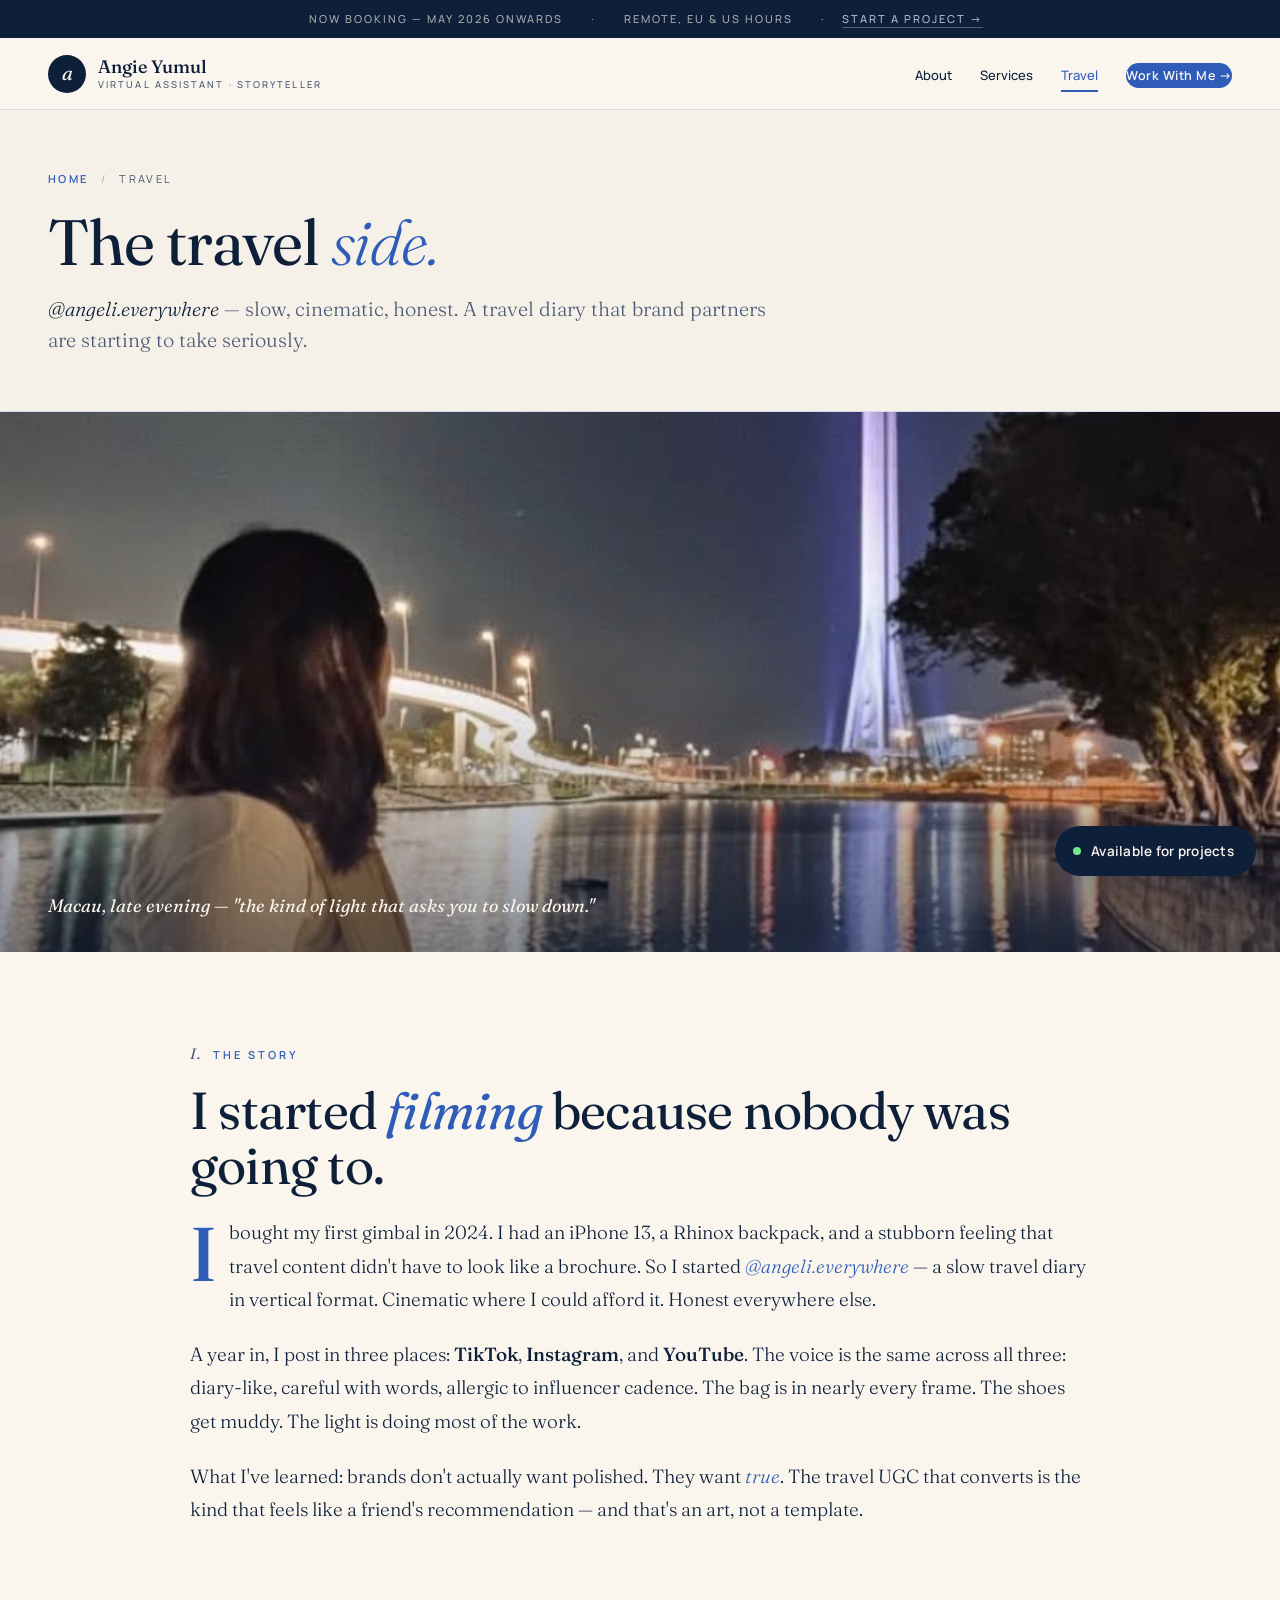
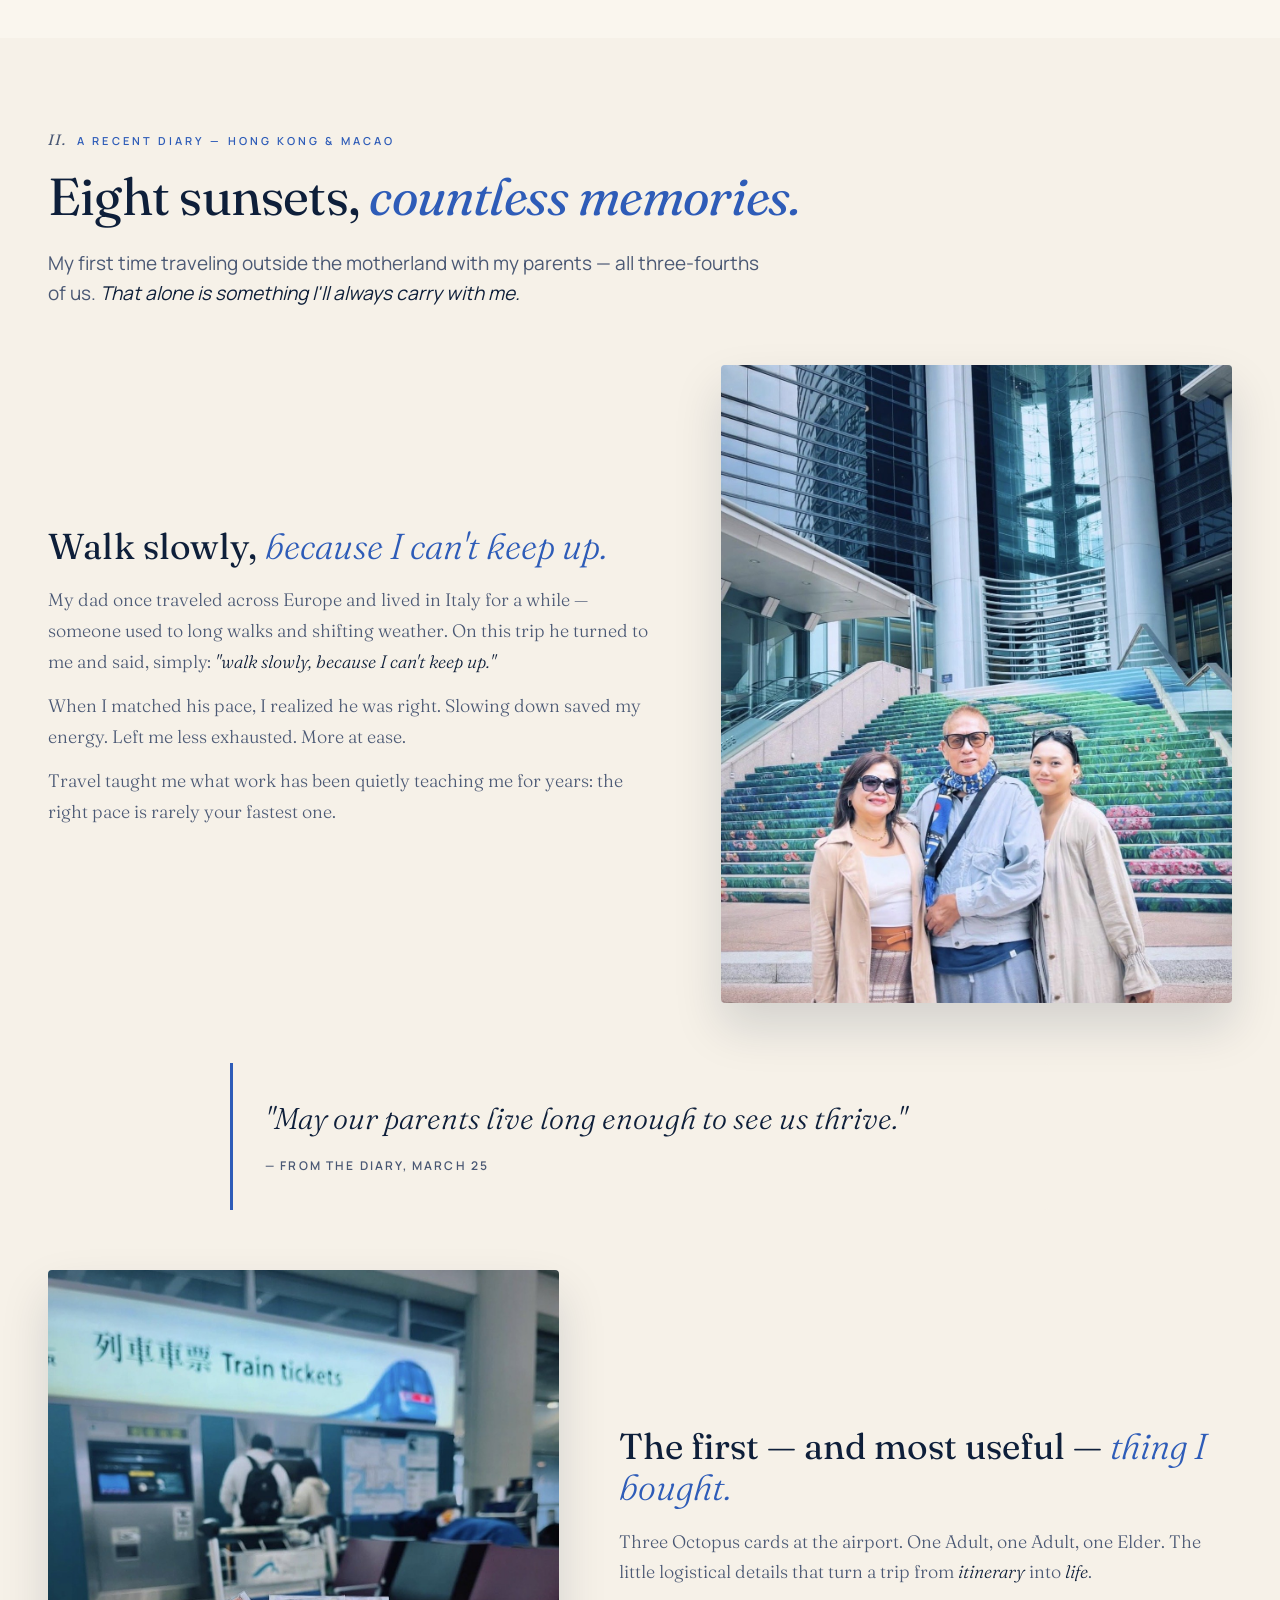
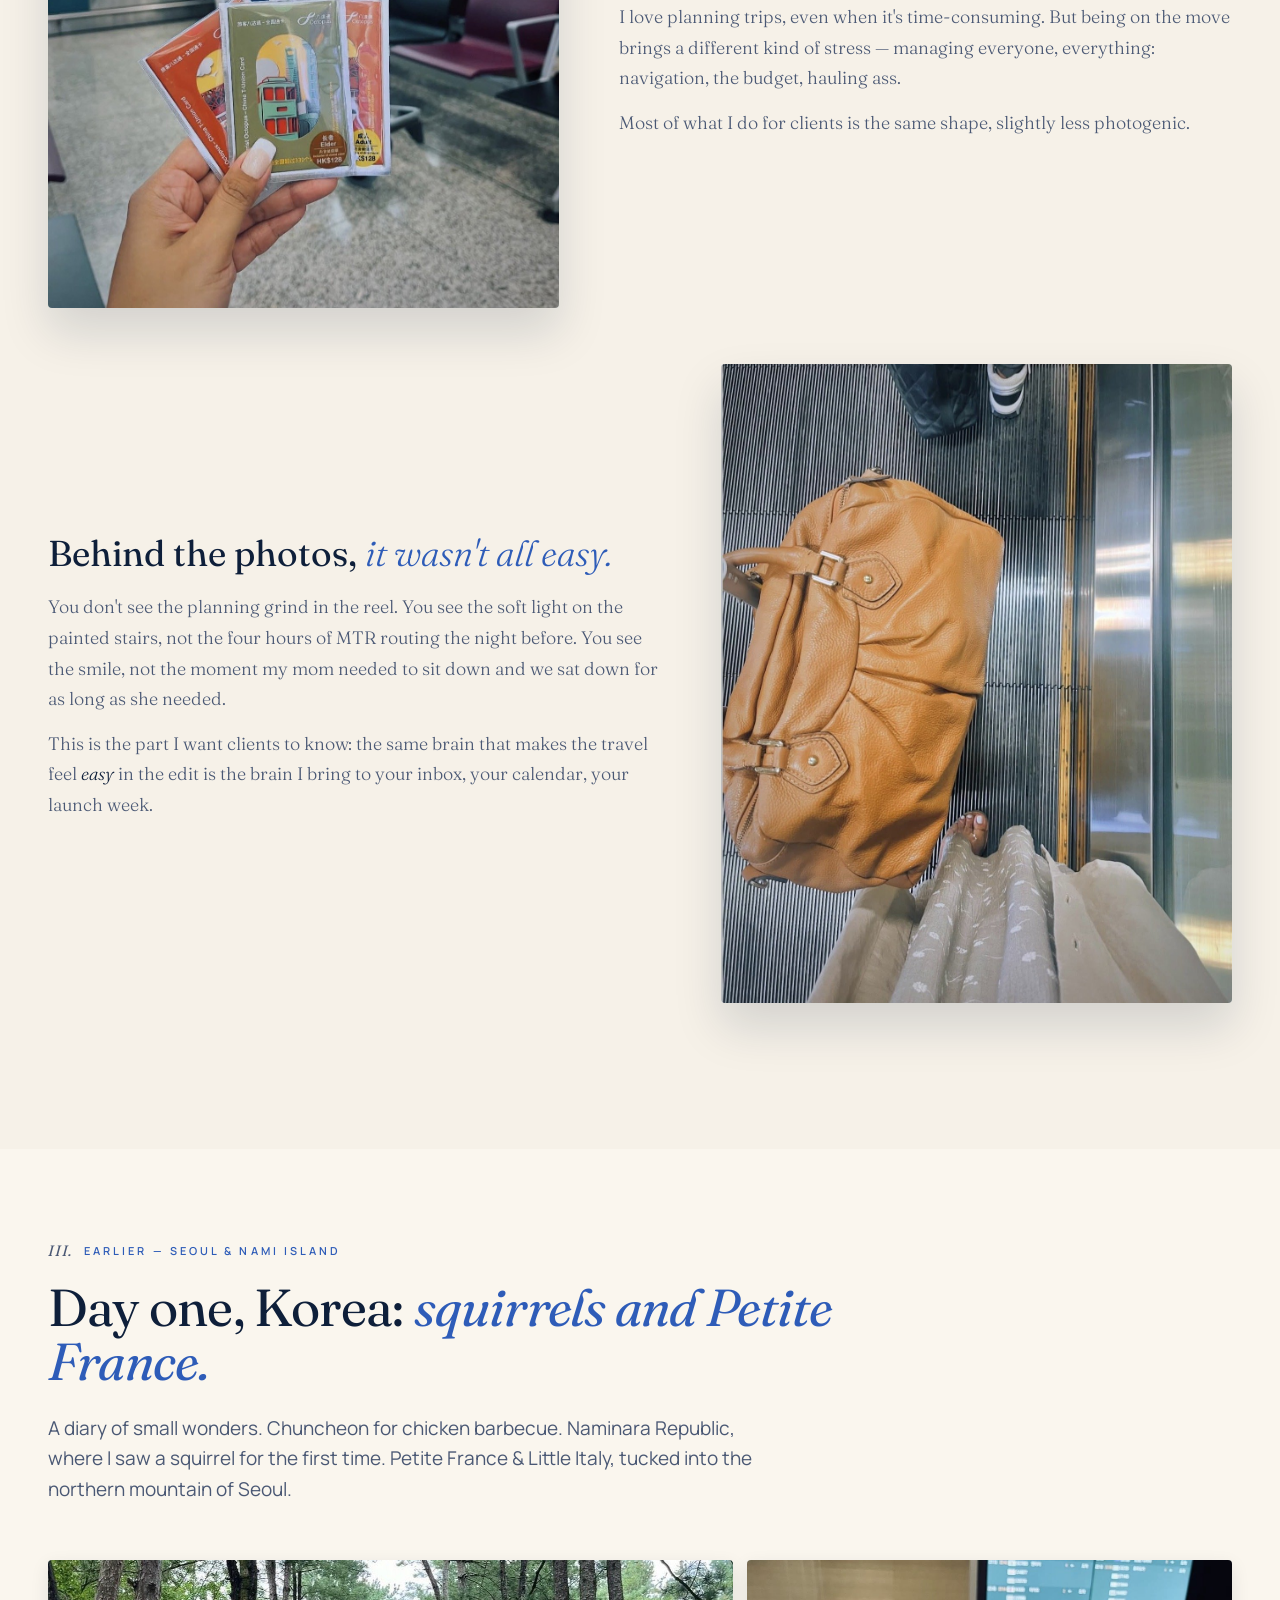
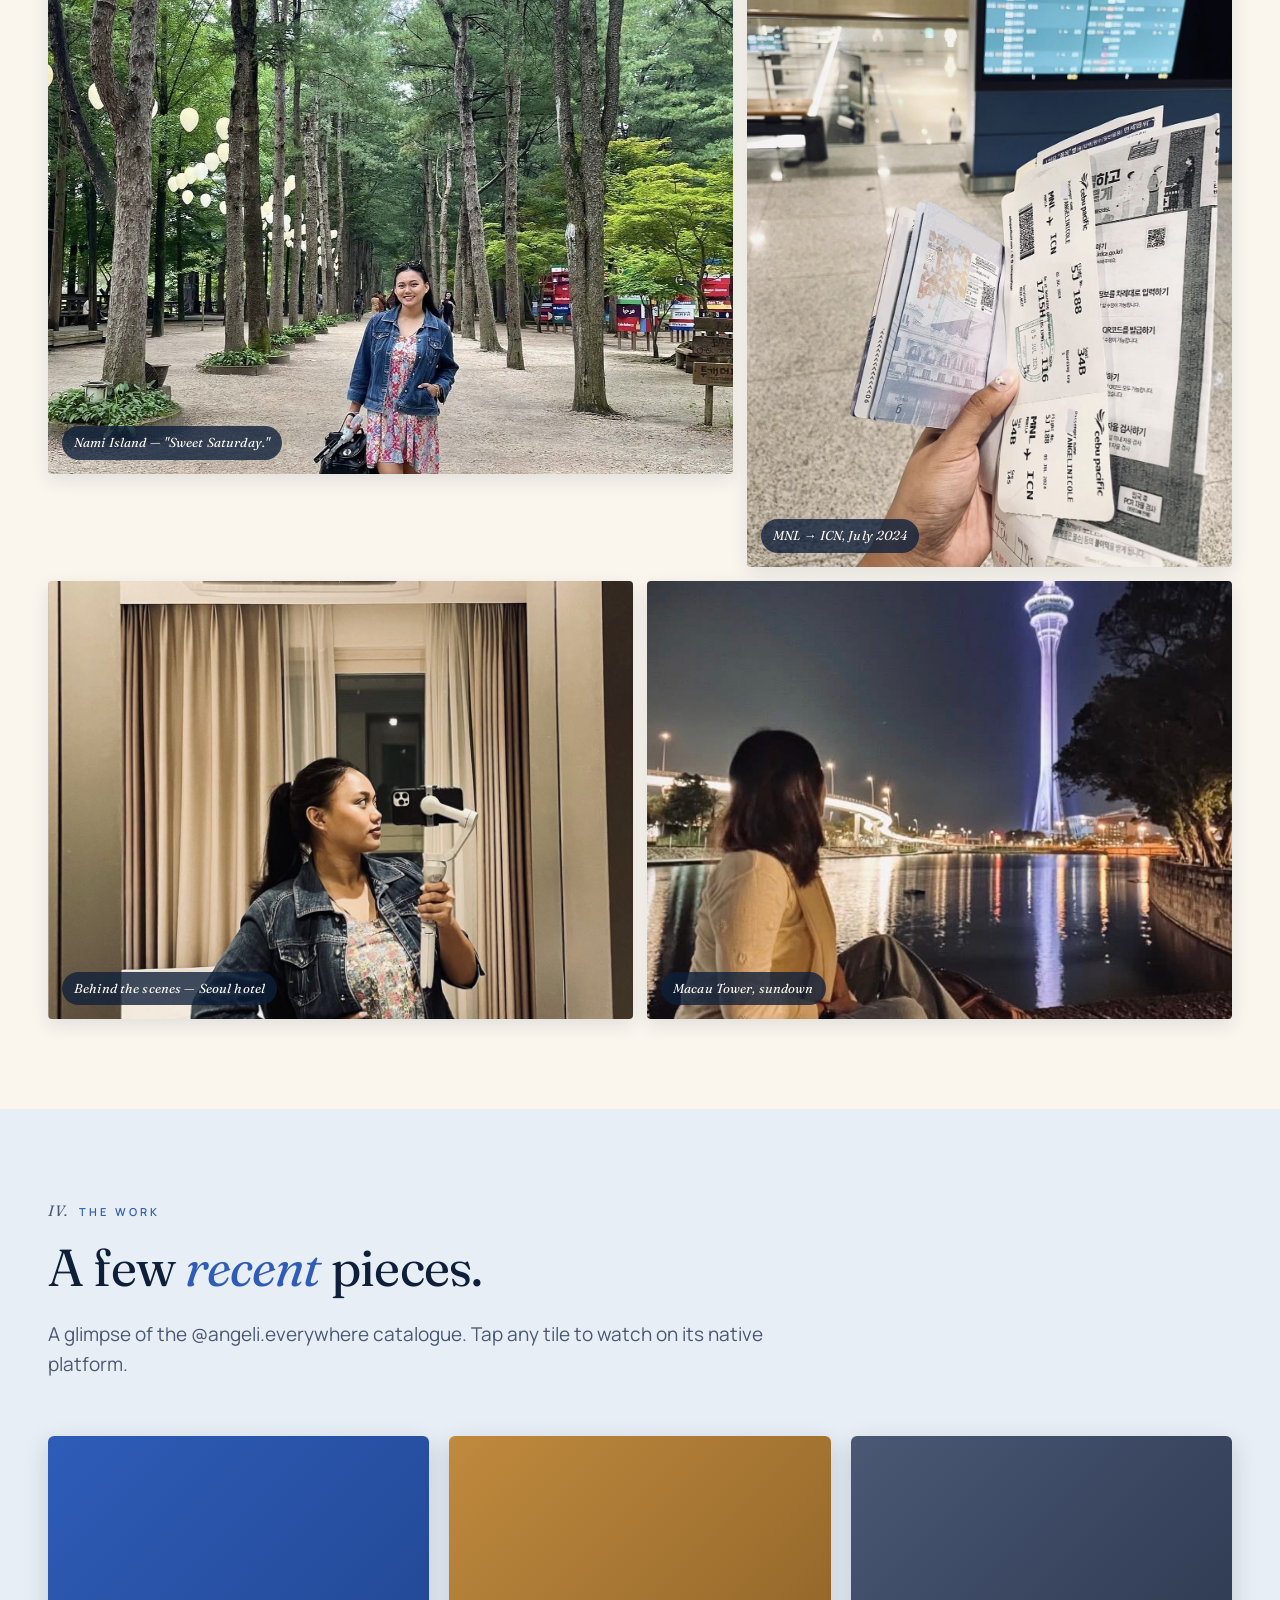
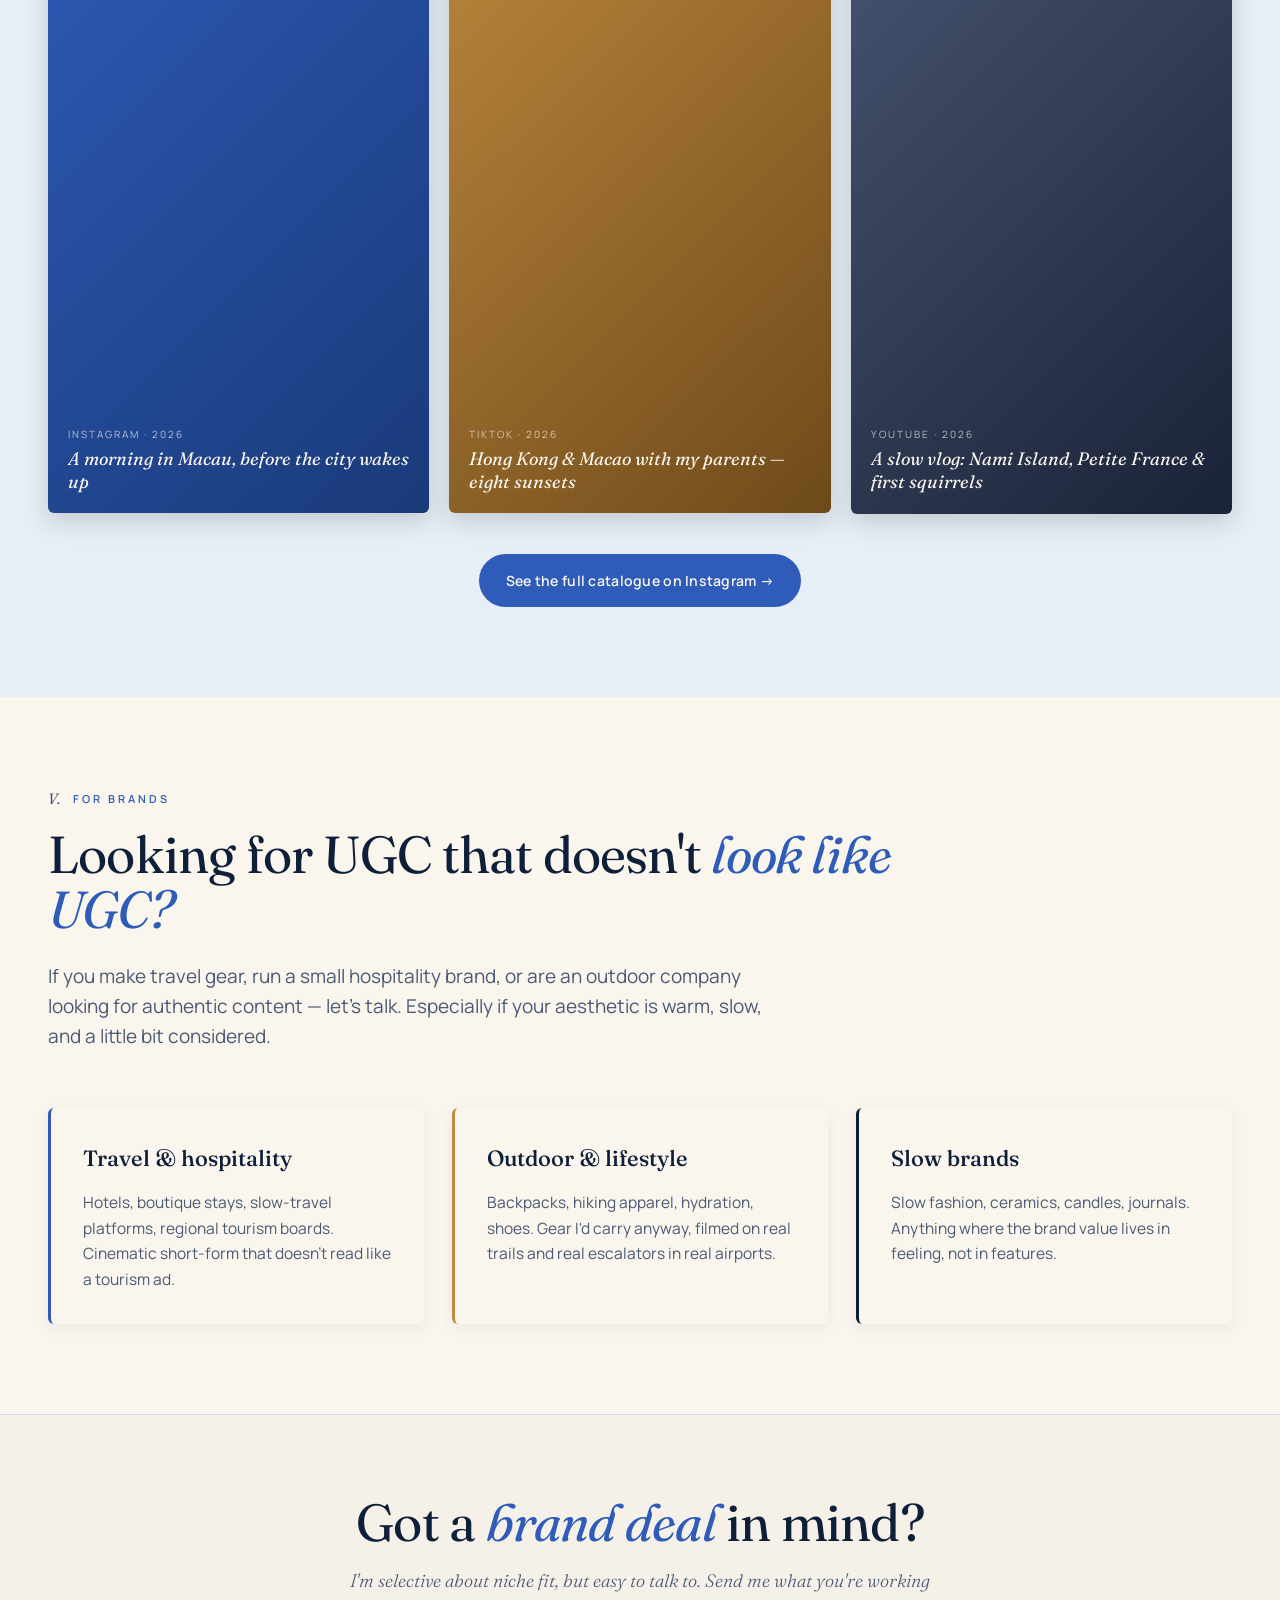
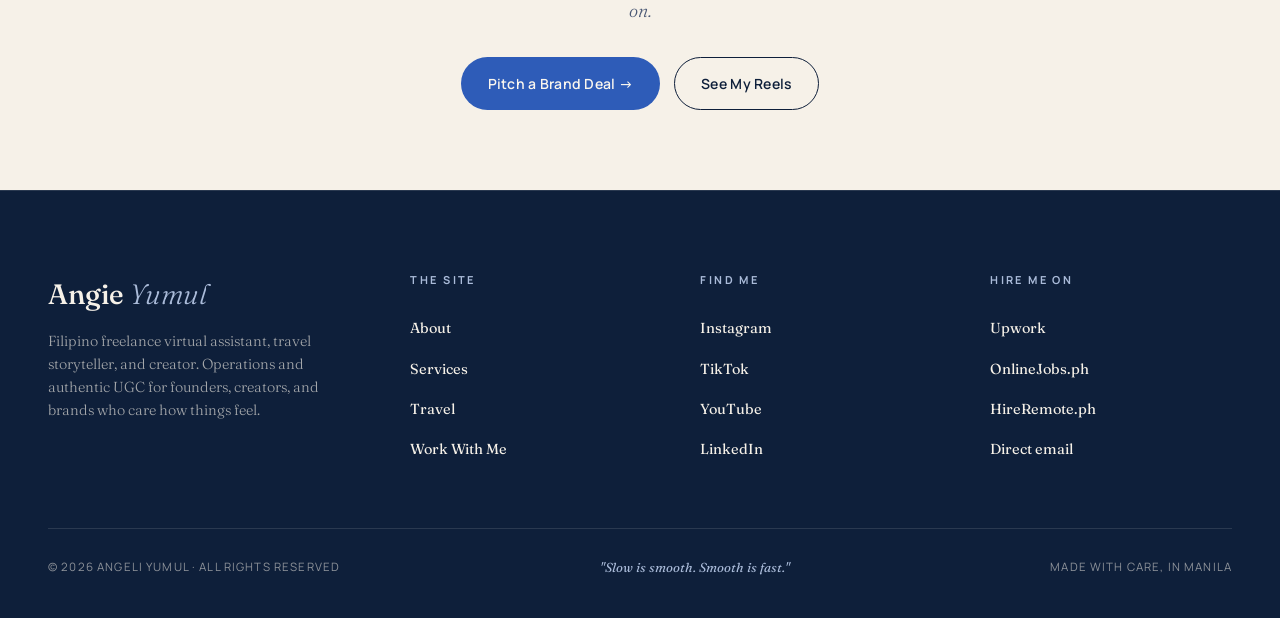
<file: travel.html>
<!DOCTYPE html>
<html lang="en">
<head>
<meta charset="UTF-8" />
<meta name="viewport" content="width=device-width, initial-scale=1.0" />
<title>Travel — Angie Yumul · @angeli.everywhere</title>
<meta name="description" content="@angeli.everywhere — slow, cinematic, honest travel content. Eight sunsets, countless memories." />
<meta property="og:title" content="Travel — Angie Yumul · @angeli.everywhere" />
<meta property="og:description" content="@angeli.everywhere — slow, cinematic, honest travel content. Eight sunsets, countless memories." />
<link rel="preconnect" href="https://fonts.googleapis.com">
<link rel="preconnect" href="https://fonts.gstatic.com" crossorigin>
<link href="https://fonts.googleapis.com/css2?family=Fraunces:ital,opsz,wght@0,9..144,300;0,9..144,400;0,9..144,500;0,9..144,600;1,9..144,300;1,9..144,400&family=Manrope:wght@300;400;500;600;700&display=swap" rel="stylesheet">
<link rel="stylesheet" href="styles.css">
</head>
<body>

<div class="topstrip">
  <span>Now booking — May 2026 onwards</span>
  <span>·</span>
  <span>Remote, EU &amp; US hours</span>
  <span>·</span>
  <a href="work.html">Start a project &rarr;</a>
</div>

<nav class="site-nav">
  <a href="index.html" class="brand">
    <div class="brand-mark">a</div>
    <div class="brand-text">
      Angie Yumul
      <small>Virtual Assistant &middot; Storyteller</small>
    </div>
  </a>
  <ul>
    <li><a href="about.html"    class="navlink ">About</a></li>
    <li><a href="services.html" class="navlink ">Services</a></li>
    <li><a href="travel.html"   class="navlink active">Travel</a></li>
    <li><a href="work.html"     class="navlink nav-cta">Work With Me &rarr;</a></li>
  </ul>
  <button class="nav-mobile" aria-label="Open menu">&#9776;</button>
</nav>

<div class="mobile-menu" id="mobileMenu">
  <button class="mobile-menu-close" aria-label="Close menu">&times;</button>
  <ul>
    <li><a href="index.html">Home</a></li>
    <li><a href="about.html">About</a></li>
    <li><a href="services.html">Services</a></li>
    <li><a href="travel.html">Travel</a></li>
    <li><a href="work.html" class="nav-cta">Work With Me &rarr;</a></li>
  </ul>
  <div class="mobile-menu-foot">&mdash; made with care, in Manila</div>
</div>

<a href="work.html" class="floating-cta">
  <span class="floating-cta-dot"></span>
  Available for projects
</a>
<header class="page-header">
  <div class="page-header-inner">
    <div class="crumb">
      <a href="index.html">Home</a>
      <span class="sep">/</span>
      <span>Travel</span>
    </div>
    <h1>The travel <em>side.</em></h1>
    <p class="page-header-lede">
      <em>@angeli.everywhere</em> &mdash; slow, cinematic, honest. A travel diary that brand partners are starting to take seriously.
    </p>
  </div>
</header>

<div class="travel-strip">
  <img src="images/angie-macau.jpeg" alt="Angie at Macau Tower at night, by the water" />
  <div class="travel-strip-caption">
    Macau, late evening &mdash; "the kind of light that asks you to slow down."
  </div>
</div>

<section>
  <div class="section-inner" style="max-width: 900px;">
    <div class="section-eyebrow"><span class="roman">i.</span> The story</div>
    <h2>I started <em>filming</em> because nobody was going to.</h2>

    <div class="about-prose" style="font-size: 19px;">
      <p>I bought my first gimbal in 2024. I had an iPhone 13, a Rhinox backpack, and a stubborn feeling that travel content didn't have to look like a brochure. So I started <em>@angeli.everywhere</em> &mdash; a slow travel diary in vertical format. Cinematic where I could afford it. Honest everywhere else.</p>

      <p>A year in, I post in three places: <strong>TikTok</strong>, <strong>Instagram</strong>, and <strong>YouTube</strong>. The voice is the same across all three: diary-like, careful with words, allergic to influencer cadence. The bag is in nearly every frame. The shoes get muddy. The light is doing most of the work.</p>

      <p>What I've learned: brands don't actually want polished. They want <em>true</em>. The travel UGC that converts is the kind that feels like a friend's recommendation &mdash; and that's an art, not a template.</p>
    </div>
  </div>
</section>

<!-- HK / Macao parents trip — story-pair sections -->
<section class="bg-bone">
  <div class="section-inner">
    <div class="section-eyebrow"><span class="roman">ii.</span> A recent diary &mdash; Hong Kong &amp; Macao</div>
    <h2>Eight sunsets, <em>countless memories.</em></h2>
    <p class="section-lede">My first time traveling outside the motherland with my parents &mdash; all three-fourths of us. <em>That alone is something I'll always carry with me.</em></p>

    <div class="story-pair">
      <div class="story-prose">
        <h3>Walk slowly, <em>because I can't keep up.</em></h3>
        <p>My dad once traveled across Europe and lived in Italy for a while &mdash; someone used to long walks and shifting weather. On this trip he turned to me and said, simply: <em>"walk slowly, because I can't keep up."</em></p>
        <p>When I matched his pace, I realized he was right. Slowing down saved my energy. Left me less exhausted. More at ease.</p>
        <p>Travel taught me what work has been quietly teaching me for years: the right pace is rarely your fastest one.</p>
      </div>
      <div class="story-photo">
        <img src="images/angie-family-hk.jpeg" alt="Angie with her parents in front of painted stairs in Hong Kong" />
      </div>
    </div>

    <div class="pullquote">
      "May our parents live long enough to see us thrive."
      <span class="attrib">&mdash; from the diary, March 25</span>
    </div>

    <div class="story-pair flip">
      <div class="story-photo">
        <img src="images/angie-octopus.jpeg" alt="Octopus and China T-Union train cards held up at Hong Kong's airport train station" />
      </div>
      <div class="story-prose">
        <h3>The first &mdash; and most useful &mdash; <em>thing I bought.</em></h3>
        <p>Three Octopus cards at the airport. One Adult, one Adult, one Elder. The little logistical details that turn a trip from <em>itinerary</em> into <em>life</em>.</p>
        <p>I love planning trips, even when it's time-consuming. But being on the move brings a different kind of stress &mdash; managing everyone, everything: navigation, the budget, hauling ass.</p>
        <p>Most of what I do for clients is the same shape, slightly less photogenic.</p>
      </div>
    </div>

    <div class="story-pair">
      <div class="story-prose">
        <h3>Behind the photos, <em>it wasn't all easy.</em></h3>
        <p>You don't see the planning grind in the reel. You see the soft light on the painted stairs, not the four hours of MTR routing the night before. You see the smile, not the moment my mom needed to sit down and we sat down for as long as she needed.</p>
        <p>This is the part I want clients to know: the same brain that makes the travel feel <em>easy</em> in the edit is the brain I bring to your inbox, your calendar, your launch week.</p>
      </div>
      <div class="story-photo">
        <img src="images/angie-handbag.jpeg" alt="Tan handbag on a glass-paneled escalator" />
      </div>
    </div>
  </div>
</section>

<!-- Korea section -->
<section>
  <div class="section-inner">
    <div class="section-eyebrow"><span class="roman">iii.</span> Earlier &mdash; Seoul &amp; Nami Island</div>
    <h2>Day one, Korea: <em>squirrels and Petite France.</em></h2>
    <p class="section-lede">A diary of small wonders. Chuncheon for chicken barbecue. Naminara Republic, where I saw a squirrel for the first time. Petite France &amp; Little Italy, tucked into the northern mountain of Seoul.</p>

    <div class="travel-gallery">
      <figure class="gphoto span-7">
        <img src="images/angie-nami.jpeg" alt="Angie on a tree-lined walkway with paper lanterns at Nami Island" />
        <figcaption>Nami Island &mdash; "Sweet Saturday."</figcaption>
      </figure>
      <figure class="gphoto span-5">
        <img src="images/angie-passport.jpeg" alt="Cebu Pacific boarding pass and passport at the airport" />
        <figcaption>MNL &rarr; ICN, July 2024</figcaption>
      </figure>
      <figure class="gphoto span-6">
        <img src="images/angie-gimbal.jpeg" alt="Angie filming with a phone gimbal in a hotel room mirror" />
        <figcaption>Behind the scenes &mdash; Seoul hotel</figcaption>
      </figure>
      <figure class="gphoto span-6">
        <img src="images/angie-macau.jpeg" alt="Angie sitting at the Macau waterfront at night" />
        <figcaption>Macau Tower, sundown</figcaption>
      </figure>
    </div>
  </div>
</section>

<!-- Reels grid -->
<section class="bg-mist">
  <div class="section-inner">
    <div class="section-eyebrow"><span class="roman">iv.</span> The work</div>
    <h2>A few <em>recent</em> pieces.</h2>
    <p class="section-lede">A glimpse of the @angeli.everywhere catalogue. Tap any tile to watch on its native platform.</p>

    <div class="reels-grid">
      <a href="https://instagram.com/angeli.everywhere" target="_blank" rel="noopener" class="reel">
        <div class="reel-card reel-1">
          <div>
            <div class="reel-meta">Instagram &middot; 2026</div>
            <div class="reel-title">A morning in Macau, before the city wakes up</div>
          </div>
        </div>
      </a>
      <a href="https://tiktok.com/@angeli.everywhere" target="_blank" rel="noopener" class="reel">
        <div class="reel-card reel-2">
          <div>
            <div class="reel-meta">TikTok &middot; 2026</div>
            <div class="reel-title">Hong Kong &amp; Macao with my parents &mdash; eight sunsets</div>
          </div>
        </div>
      </a>
      <a href="https://youtube.com/@angeli.everywhere" target="_blank" rel="noopener" class="reel">
        <div class="reel-card reel-3">
          <div>
            <div class="reel-meta">YouTube &middot; 2026</div>
            <div class="reel-title">A slow vlog: Nami Island, Petite France &amp; first squirrels</div>
          </div>
        </div>
      </a>
    </div>

    <div class="text-center" style="margin-top: 40px;">
      <a href="https://instagram.com/angeli.everywhere" target="_blank" rel="noopener" class="btn btn-primary">See the full catalogue on Instagram &rarr;</a>
    </div>
  </div>
</section>

<section>
  <div class="section-inner">
    <div class="section-eyebrow"><span class="roman">v.</span> For brands</div>
    <h2>Looking for UGC that doesn't <em>look like UGC?</em></h2>
    <p class="section-lede">If you make travel gear, run a small hospitality brand, or are an outdoor company looking for authentic content &mdash; let's talk. Especially if your aesthetic is warm, slow, and a little bit considered.</p>

    <div class="brand-deck">
      <div class="brand-card b1">
        <h3>Travel &amp; hospitality</h3>
        <p>Hotels, boutique stays, slow-travel platforms, regional tourism boards. Cinematic short-form that doesn't read like a tourism ad.</p>
      </div>
      <div class="brand-card b2">
        <h3>Outdoor &amp; lifestyle</h3>
        <p>Backpacks, hiking apparel, hydration, shoes. Gear I'd carry anyway, filmed on real trails and real escalators in real airports.</p>
      </div>
      <div class="brand-card b3">
        <h3>Slow brands</h3>
        <p>Slow fashion, ceramics, candles, journals. Anything where the brand value lives in feeling, not in features.</p>
      </div>
    </div>
  </div>
</section>

<section class="cta-strip">
  <h2>Got a <em>brand deal</em> in mind?</h2>
  <p>I'm selective about niche fit, but easy to talk to. Send me what you're working on.</p>
  <div class="cta-strip-buttons">
    <a href="work.html" class="btn btn-primary">Pitch a Brand Deal &rarr;</a>
    <a href="https://instagram.com/angeli.everywhere" target="_blank" rel="noopener" class="btn btn-secondary">See My Reels</a>
  </div>
</section>
<footer>
  <div class="footer-grid">
    <div class="footer-brand">
      <h4>Angie <em>Yumul</em></h4>
      <p>Filipino freelance virtual assistant, travel storyteller, and creator. Operations and authentic UGC for founders, creators, and brands who care how things feel.</p>
    </div>
    <div class="footer-col">
      <h5>The site</h5>
      <ul>
        <li><a href="about.html">About</a></li>
        <li><a href="services.html">Services</a></li>
        <li><a href="travel.html">Travel</a></li>
        <li><a href="work.html">Work With Me</a></li>
      </ul>
    </div>
    <div class="footer-col">
      <h5>Find me</h5>
      <ul>
        <li><a href="https://instagram.com/angeli.everywhere" target="_blank" rel="noopener">Instagram</a></li>
        <li><a href="https://tiktok.com/@angeli.everywhere"   target="_blank" rel="noopener">TikTok</a></li>
        <li><a href="https://youtube.com/@angeli.everywhere"  target="_blank" rel="noopener">YouTube</a></li>
        <li><a href="https://linkedin.com/in/angeliyumul"     target="_blank" rel="noopener">LinkedIn</a></li>
      </ul>
    </div>
    <div class="footer-col">
      <h5>Hire me on</h5>
      <ul>
        <li><a href="https://upwork.com"        target="_blank" rel="noopener">Upwork</a></li>
        <li><a href="https://onlinejobs.ph"     target="_blank" rel="noopener">OnlineJobs.ph</a></li>
        <li><a href="https://hireremote.ph"     target="_blank" rel="noopener">HireRemote.ph</a></li>
        <li><a href="mailto:angeli.everywhere@gmail.com">Direct email</a></li>
      </ul>
    </div>
  </div>
  <div class="footer-bottom">
    <span>&copy; 2026 ANGELI YUMUL &middot; ALL RIGHTS RESERVED</span>
    <em>"Slow is smooth. Smooth is fast."</em>
    <span>MADE WITH CARE, IN MANILA</span>
  </div>
</footer>

<script src="site.js"></script>
</body>
</html>
</file>
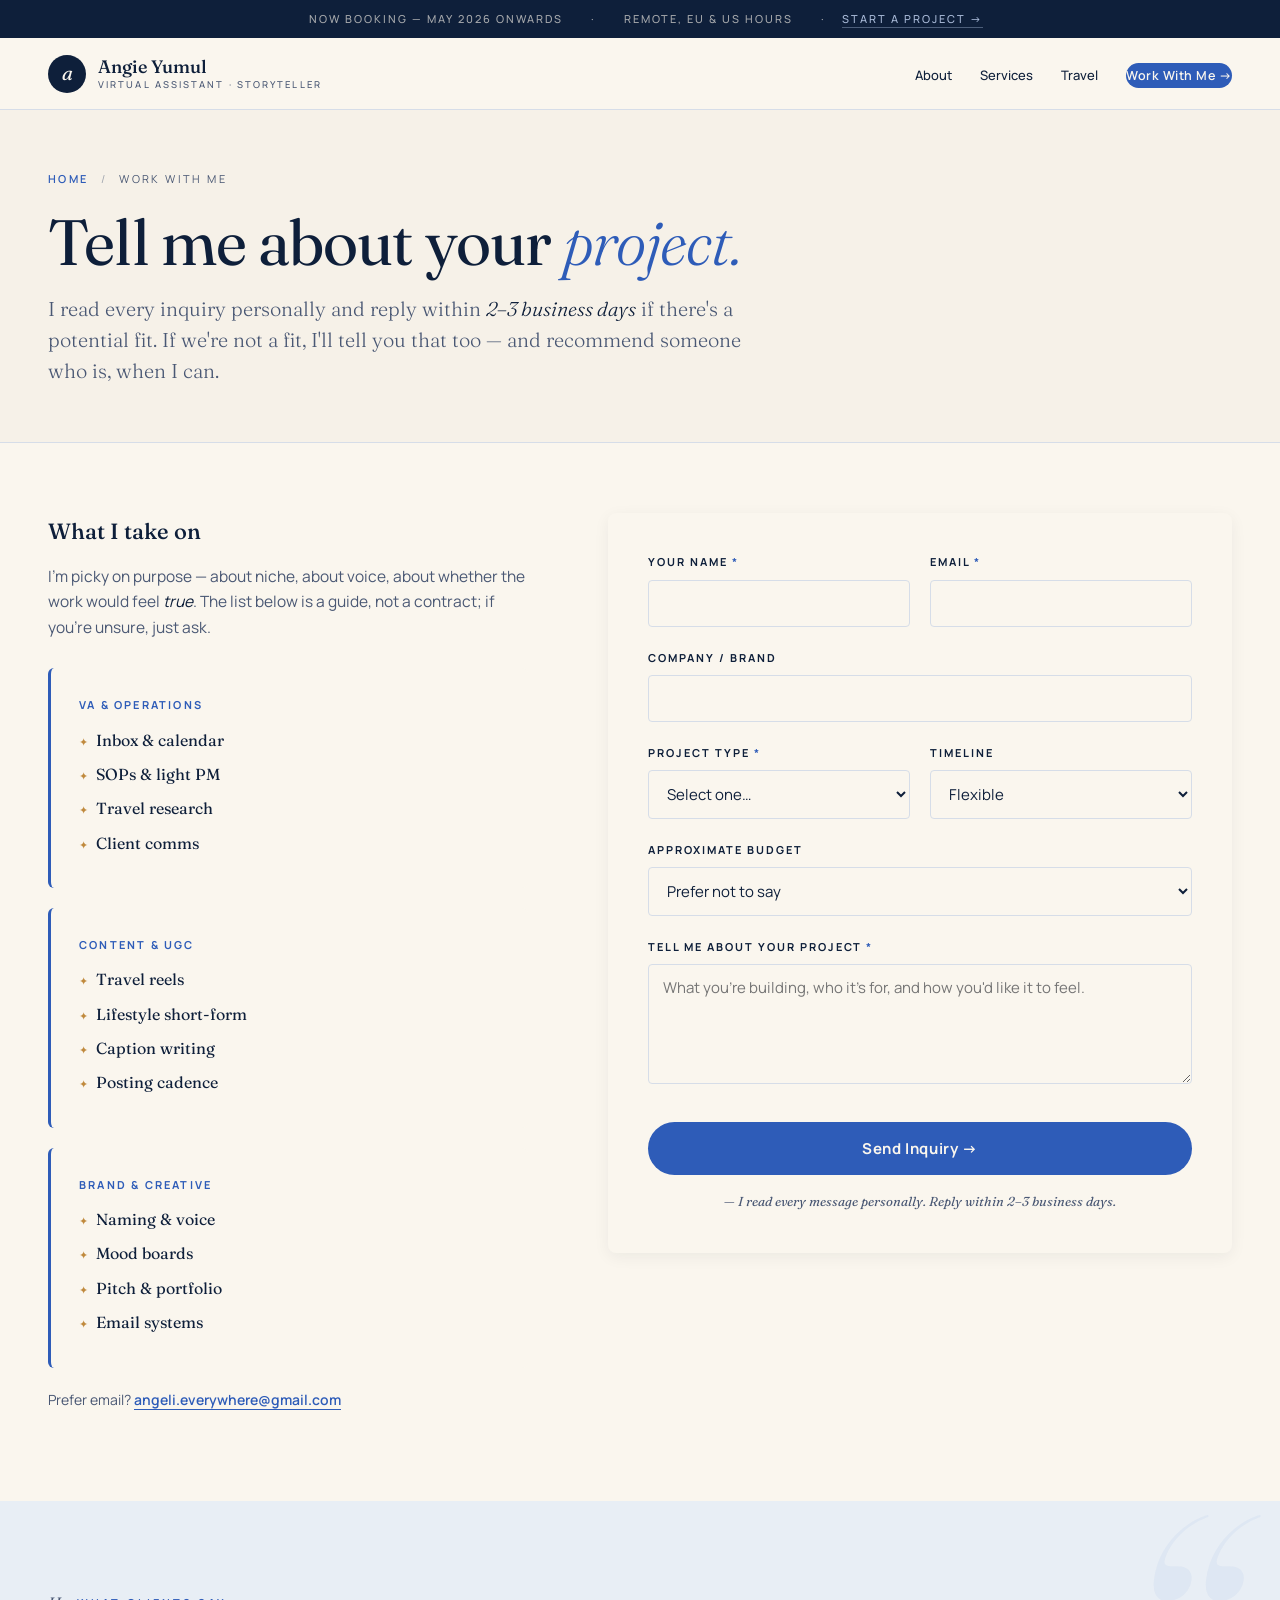
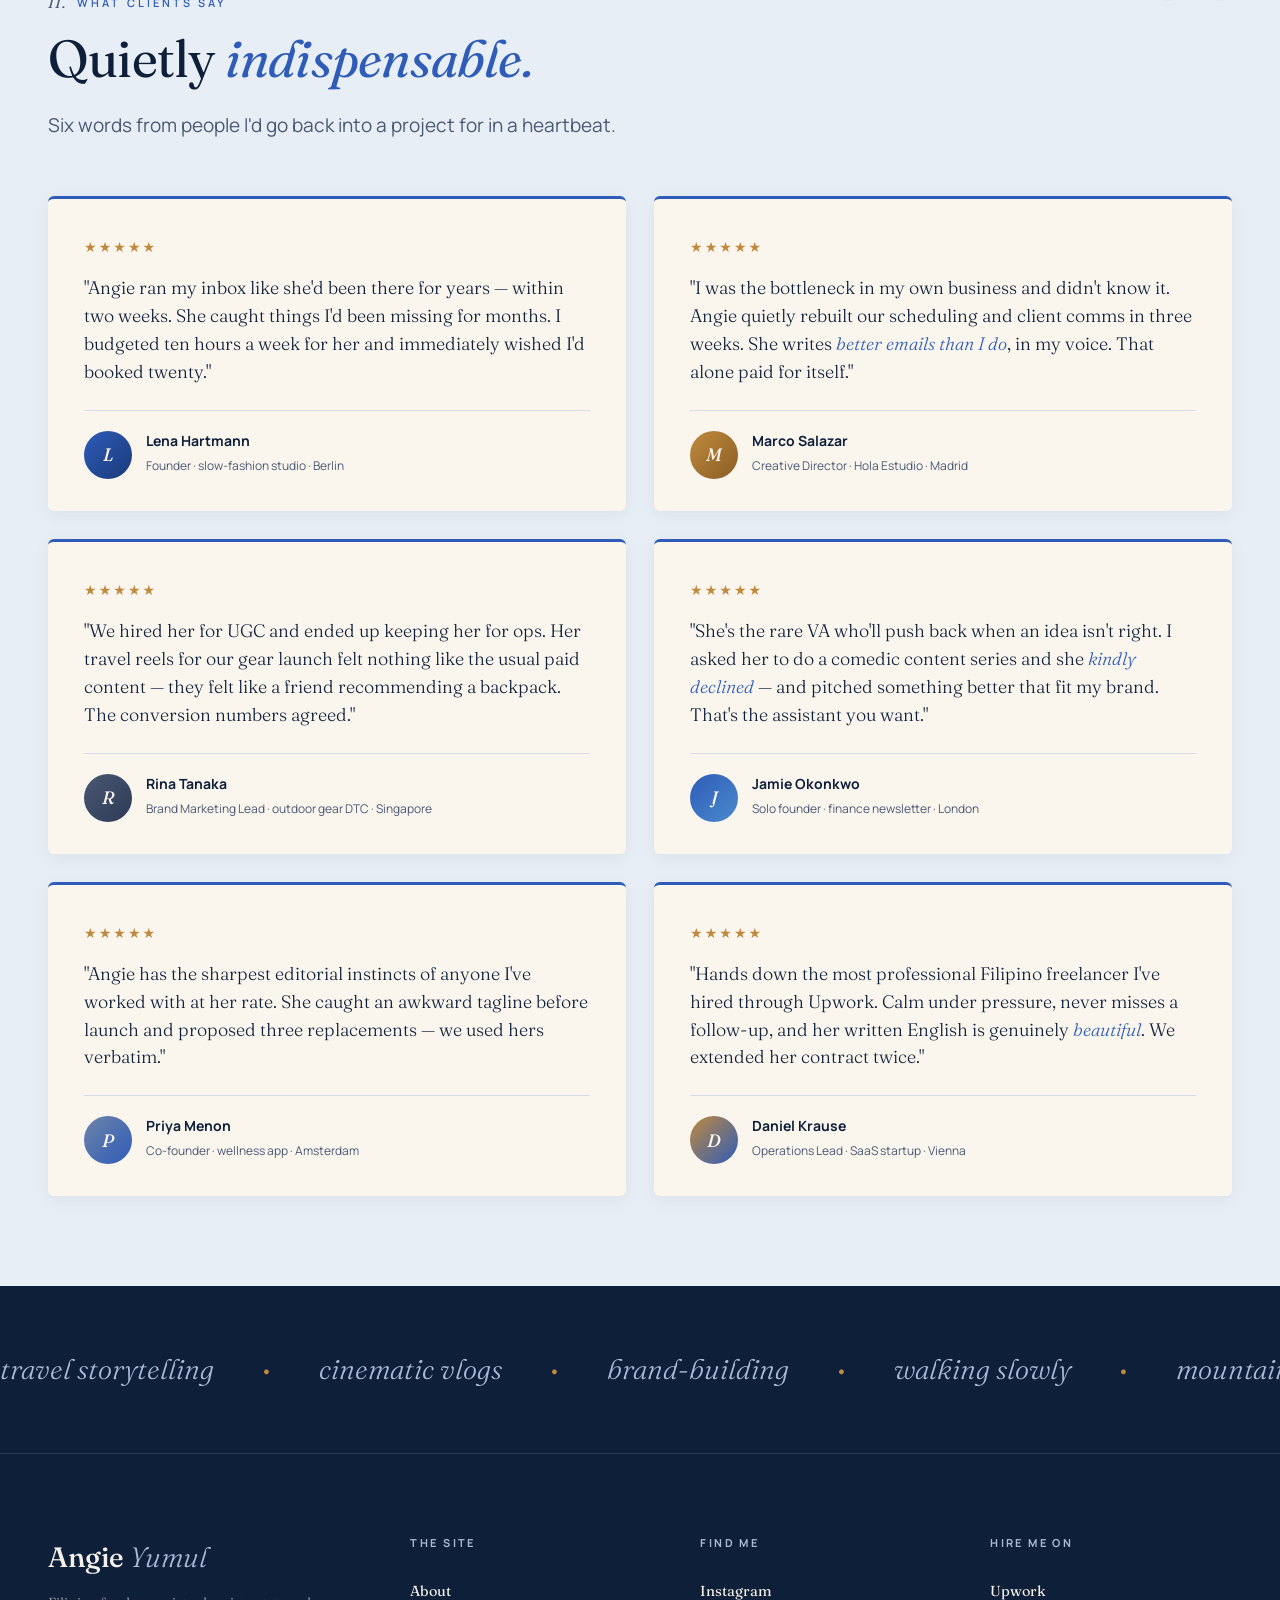
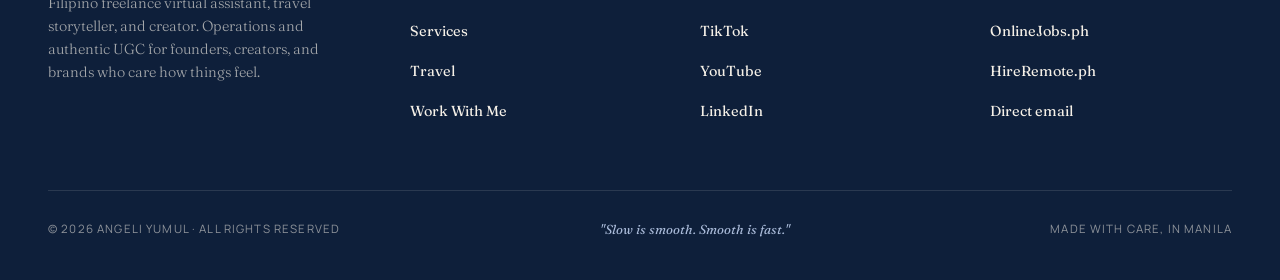
<file: work.html>
<!DOCTYPE html>
<html lang="en">
<head>
<meta charset="UTF-8" />
<meta name="viewport" content="width=device-width, initial-scale=1.0" />
<title>Work With Me — Angie Yumul</title>
<meta name="description" content="Start a project with Angie. Inquiry form, project types, timelines, budgets, and full client testimonials." />
<meta property="og:title" content="Work With Me — Angie Yumul" />
<meta property="og:description" content="Start a project with Angie. Inquiry form, project types, timelines, budgets, and full client testimonials." />
<link rel="preconnect" href="https://fonts.googleapis.com">
<link rel="preconnect" href="https://fonts.gstatic.com" crossorigin>
<link href="https://fonts.googleapis.com/css2?family=Fraunces:ital,opsz,wght@0,9..144,300;0,9..144,400;0,9..144,500;0,9..144,600;1,9..144,300;1,9..144,400&family=Manrope:wght@300;400;500;600;700&display=swap" rel="stylesheet">
<link rel="stylesheet" href="styles.css">
</head>
<body>

<div class="topstrip">
  <span>Now booking — May 2026 onwards</span>
  <span>·</span>
  <span>Remote, EU &amp; US hours</span>
  <span>·</span>
  <a href="work.html">Start a project &rarr;</a>
</div>

<nav class="site-nav">
  <a href="index.html" class="brand">
    <div class="brand-mark">a</div>
    <div class="brand-text">
      Angie Yumul
      <small>Virtual Assistant &middot; Storyteller</small>
    </div>
  </a>
  <ul>
    <li><a href="about.html"    class="navlink ">About</a></li>
    <li><a href="services.html" class="navlink ">Services</a></li>
    <li><a href="travel.html"   class="navlink ">Travel</a></li>
    <li><a href="work.html"     class="navlink nav-cta">Work With Me &rarr;</a></li>
  </ul>
  <button class="nav-mobile" aria-label="Open menu">&#9776;</button>
</nav>

<div class="mobile-menu" id="mobileMenu">
  <button class="mobile-menu-close" aria-label="Close menu">&times;</button>
  <ul>
    <li><a href="index.html">Home</a></li>
    <li><a href="about.html">About</a></li>
    <li><a href="services.html">Services</a></li>
    <li><a href="travel.html">Travel</a></li>
    <li><a href="work.html" class="nav-cta">Work With Me &rarr;</a></li>
  </ul>
  <div class="mobile-menu-foot">&mdash; made with care, in Manila</div>
</div>

<a href="work.html" class="floating-cta">
  <span class="floating-cta-dot"></span>
  Available for projects
</a>
<header class="page-header">
  <div class="page-header-inner">
    <div class="crumb">
      <a href="index.html">Home</a>
      <span class="sep">/</span>
      <span>Work With Me</span>
    </div>
    <h1>Tell me about your <em>project.</em></h1>
    <p class="page-header-lede">
      I read every inquiry personally and reply within <em>2&ndash;3 business days</em> if there's a potential fit. If we're not a fit, I'll tell you that too &mdash; and recommend someone who is, when I can.
    </p>
  </div>
</header>

<section style="padding-top: 70px;">
  <div class="section-inner">
    <div class="work-grid">
      <aside class="work-aside">
        <h3>What I take on</h3>
        <p>I'm picky on purpose &mdash; about niche, about voice, about whether the work would feel <em>true</em>. The list below is a guide, not a contract; if you're unsure, just ask.</p>

        <div class="work-aside-block">
          <strong>VA &amp; Operations</strong>
          <ul>
            <li>Inbox &amp; calendar</li>
            <li>SOPs &amp; light PM</li>
            <li>Travel research</li>
            <li>Client comms</li>
          </ul>
        </div>

        <div class="work-aside-block">
          <strong>Content &amp; UGC</strong>
          <ul>
            <li>Travel reels</li>
            <li>Lifestyle short-form</li>
            <li>Caption writing</li>
            <li>Posting cadence</li>
          </ul>
        </div>

        <div class="work-aside-block">
          <strong>Brand &amp; Creative</strong>
          <ul>
            <li>Naming &amp; voice</li>
            <li>Mood boards</li>
            <li>Pitch &amp; portfolio</li>
            <li>Email systems</li>
          </ul>
        </div>

        <div class="work-direct">
          Prefer email? <a href="mailto:angeli.everywhere@gmail.com">angeli.everywhere@gmail.com</a>
        </div>
      </aside>

      <form action="https://formspree.io/f/your-form-id" method="POST" id="contactForm">
        <div class="form-row">
          <div class="form-group">
            <label for="name">Your name <span class="req">*</span></label>
            <input type="text" id="name" name="name" required />
          </div>
          <div class="form-group">
            <label for="email">Email <span class="req">*</span></label>
            <input type="email" id="email" name="email" required />
          </div>
        </div>

        <div class="form-group">
          <label for="company">Company / brand</label>
          <input type="text" id="company" name="company" />
        </div>

        <div class="form-row">
          <div class="form-group">
            <label for="type">Project type <span class="req">*</span></label>
            <select id="type" name="type" required>
              <option value="">Select one&hellip;</option>
              <option>VA &amp; Operations</option>
              <option>Executive Assistance</option>
              <option>UGC / Travel Content</option>
              <option>Brand &amp; Creative</option>
              <option>Brand Deal / Collaboration</option>
              <option>Not sure yet</option>
            </select>
          </div>
          <div class="form-group">
            <label for="timeline">Timeline</label>
            <select id="timeline" name="timeline">
              <option value="">Flexible</option>
              <option>ASAP (1&ndash;2 weeks)</option>
              <option>Within a month</option>
              <option>1&ndash;3 months out</option>
              <option>3+ months out</option>
              <option>Ongoing / retainer</option>
            </select>
          </div>
        </div>

        <div class="form-group">
          <label for="budget">Approximate budget</label>
          <select id="budget" name="budget">
            <option value="">Prefer not to say</option>
            <option>Under $500</option>
            <option>$500 &ndash; $1,500</option>
            <option>$1,500 &ndash; $3,500</option>
            <option>$3,500 &ndash; $7,500</option>
            <option>$7,500+</option>
            <option>Retainer / monthly</option>
          </select>
        </div>

        <div class="form-group">
          <label for="message">Tell me about your project <span class="req">*</span></label>
          <textarea id="message" name="message" required placeholder="What you're building, who it's for, and how you'd like it to feel."></textarea>
        </div>

        <button type="submit" class="form-submit">Send Inquiry &rarr;</button>
        <p class="form-note">&mdash; I read every message personally. Reply within 2&ndash;3 business days.</p>
      </form>
    </div>
  </div>
</section>

<section class="testimonials" id="testimonials">
  <div class="testimonials-inner section-inner">
    <div class="section-eyebrow"><span class="roman">ii.</span> What clients say</div>
    <h2>Quietly <em>indispensable.</em></h2>
    <p class="section-lede">Six words from people I'd go back into a project for in a heartbeat.</p>

    <div class="testimonial-grid">
      <div class="testimonial">
        <div class="testimonial-stars">&#9733;&#9733;&#9733;&#9733;&#9733;</div>
        <p class="testimonial-quote">"Angie ran my inbox like she'd been there for years &mdash; within two weeks. She caught things I'd been missing for months. I budgeted ten hours a week for her and immediately wished I'd booked twenty."</p>
        <div class="testimonial-author">
          <div class="testimonial-avatar av-1">L</div>
          <div class="testimonial-author-info">
            <strong>Lena Hartmann</strong>
            <span>Founder &middot; slow-fashion studio &middot; Berlin</span>
          </div>
        </div>
      </div>
      <div class="testimonial">
        <div class="testimonial-stars">&#9733;&#9733;&#9733;&#9733;&#9733;</div>
        <p class="testimonial-quote">"I was the bottleneck in my own business and didn't know it. Angie quietly rebuilt our scheduling and client comms in three weeks. She writes <em>better emails than I do</em>, in my voice. That alone paid for itself."</p>
        <div class="testimonial-author">
          <div class="testimonial-avatar av-2">M</div>
          <div class="testimonial-author-info">
            <strong>Marco Salazar</strong>
            <span>Creative Director &middot; Hola Estudio &middot; Madrid</span>
          </div>
        </div>
      </div>
      <div class="testimonial">
        <div class="testimonial-stars">&#9733;&#9733;&#9733;&#9733;&#9733;</div>
        <p class="testimonial-quote">"We hired her for UGC and ended up keeping her for ops. Her travel reels for our gear launch felt nothing like the usual paid content &mdash; they felt like a friend recommending a backpack. The conversion numbers agreed."</p>
        <div class="testimonial-author">
          <div class="testimonial-avatar av-3">R</div>
          <div class="testimonial-author-info">
            <strong>Rina Tanaka</strong>
            <span>Brand Marketing Lead &middot; outdoor gear DTC &middot; Singapore</span>
          </div>
        </div>
      </div>
      <div class="testimonial">
        <div class="testimonial-stars">&#9733;&#9733;&#9733;&#9733;&#9733;</div>
        <p class="testimonial-quote">"She's the rare VA who'll push back when an idea isn't right. I asked her to do a comedic content series and she <em>kindly declined</em> &mdash; and pitched something better that fit my brand. That's the assistant you want."</p>
        <div class="testimonial-author">
          <div class="testimonial-avatar av-4">J</div>
          <div class="testimonial-author-info">
            <strong>Jamie Okonkwo</strong>
            <span>Solo founder &middot; finance newsletter &middot; London</span>
          </div>
        </div>
      </div>
      <div class="testimonial">
        <div class="testimonial-stars">&#9733;&#9733;&#9733;&#9733;&#9733;</div>
        <p class="testimonial-quote">"Angie has the sharpest editorial instincts of anyone I've worked with at her rate. She caught an awkward tagline before launch and proposed three replacements &mdash; we used hers verbatim."</p>
        <div class="testimonial-author">
          <div class="testimonial-avatar av-5">P</div>
          <div class="testimonial-author-info">
            <strong>Priya Menon</strong>
            <span>Co-founder &middot; wellness app &middot; Amsterdam</span>
          </div>
        </div>
      </div>
      <div class="testimonial">
        <div class="testimonial-stars">&#9733;&#9733;&#9733;&#9733;&#9733;</div>
        <p class="testimonial-quote">"Hands down the most professional Filipino freelancer I've hired through Upwork. Calm under pressure, never misses a follow-up, and her written English is genuinely <em>beautiful</em>. We extended her contract twice."</p>
        <div class="testimonial-author">
          <div class="testimonial-avatar av-6">D</div>
          <div class="testimonial-author-info">
            <strong>Daniel Krause</strong>
            <span>Operations Lead &middot; SaaS startup &middot; Vienna</span>
          </div>
        </div>
      </div>
    </div>
  </div>
</section>

<div class="ribbon">
  <div class="ribbon-inner">
    <span>travel storytelling</span><span class="dot">&bull;</span>
    <span>cinematic vlogs</span><span class="dot">&bull;</span>
    <span>brand-building</span><span class="dot">&bull;</span>
    <span>walking slowly</span><span class="dot">&bull;</span>
    <span>mountains</span><span class="dot">&bull;</span>
    <span>learning German</span><span class="dot">&bull;</span>
    <span>fitness</span><span class="dot">&bull;</span>
    <span>quiet mornings</span><span class="dot">&bull;</span>
    <span>travel storytelling</span><span class="dot">&bull;</span>
    <span>cinematic vlogs</span><span class="dot">&bull;</span>
    <span>brand-building</span><span class="dot">&bull;</span>
    <span>walking slowly</span><span class="dot">&bull;</span>
    <span>mountains</span><span class="dot">&bull;</span>
    <span>learning German</span><span class="dot">&bull;</span>
    <span>fitness</span><span class="dot">&bull;</span>
    <span>quiet mornings</span><span class="dot">&bull;</span>
  </div>
</div>
<footer>
  <div class="footer-grid">
    <div class="footer-brand">
      <h4>Angie <em>Yumul</em></h4>
      <p>Filipino freelance virtual assistant, travel storyteller, and creator. Operations and authentic UGC for founders, creators, and brands who care how things feel.</p>
    </div>
    <div class="footer-col">
      <h5>The site</h5>
      <ul>
        <li><a href="about.html">About</a></li>
        <li><a href="services.html">Services</a></li>
        <li><a href="travel.html">Travel</a></li>
        <li><a href="work.html">Work With Me</a></li>
      </ul>
    </div>
    <div class="footer-col">
      <h5>Find me</h5>
      <ul>
        <li><a href="https://instagram.com/angeli.everywhere" target="_blank" rel="noopener">Instagram</a></li>
        <li><a href="https://tiktok.com/@angeli.everywhere"   target="_blank" rel="noopener">TikTok</a></li>
        <li><a href="https://youtube.com/@angeli.everywhere"  target="_blank" rel="noopener">YouTube</a></li>
        <li><a href="https://linkedin.com/in/angeliyumul"     target="_blank" rel="noopener">LinkedIn</a></li>
      </ul>
    </div>
    <div class="footer-col">
      <h5>Hire me on</h5>
      <ul>
        <li><a href="https://upwork.com"        target="_blank" rel="noopener">Upwork</a></li>
        <li><a href="https://onlinejobs.ph"     target="_blank" rel="noopener">OnlineJobs.ph</a></li>
        <li><a href="https://hireremote.ph"     target="_blank" rel="noopener">HireRemote.ph</a></li>
        <li><a href="mailto:angeli.everywhere@gmail.com">Direct email</a></li>
      </ul>
    </div>
  </div>
  <div class="footer-bottom">
    <span>&copy; 2026 ANGELI YUMUL &middot; ALL RIGHTS RESERVED</span>
    <em>"Slow is smooth. Smooth is fast."</em>
    <span>MADE WITH CARE, IN MANILA</span>
  </div>
</footer>

<script src="site.js"></script>
</body>
</html>
</file>
<file: styles.css>
:root {
  --ink: #0e1f3a; --ink-soft: #4a5874;
  --blue: #2e5cb8; --blue-deep: #1a3a7a; --blue-soft: #aabbd9;
  --mist: #e8eef5; --bone: #f6f1e8; --paper: #faf6ee;
  --cream: #efe7d6; --gold: #c08a3e; --line: #d6dde8;
  --serif: 'Fraunces', 'Times New Roman', serif;
  --sans: 'Manrope', system-ui, sans-serif;
  --nav-h: 72px;
}
* { margin: 0; padding: 0; box-sizing: border-box; }
html { scroll-behavior: smooth; }
body { background: var(--paper); color: var(--ink); font-family: var(--sans); font-size: 17px; line-height: 1.65; -webkit-font-smoothing: antialiased; overflow-x: hidden; }
::selection { background: var(--blue); color: var(--paper); }
img { max-width: 100%; display: block; }
a { color: inherit; }

.topstrip { background: var(--ink); color: var(--bone); font-size: 11px; letter-spacing: 0.18em; text-transform: uppercase; text-align: center; padding: 10px 24px; font-weight: 500; font-family: var(--sans); }
.topstrip span { opacity: 0.65; margin: 0 12px; }
.topstrip a { color: var(--blue-soft); text-decoration: none; border-bottom: 1px solid rgba(170,187,217,0.4); padding-bottom: 1px; }

.site-nav { position: sticky; top: 0; background: var(--paper); border-bottom: 1px solid var(--line); padding: 16px 48px; display: flex; justify-content: space-between; align-items: center; z-index: 100; height: var(--nav-h); }
.brand { display: flex; align-items: center; gap: 12px; text-decoration: none; color: var(--ink); }
.brand-mark { width: 38px; height: 38px; border-radius: 50%; background: var(--ink); color: var(--paper); display: flex; align-items: center; justify-content: center; font-family: var(--serif); font-style: italic; font-size: 20px; line-height: 1; padding-bottom: 2px; }
.brand-text { font-family: var(--serif); font-size: 18px; line-height: 1; font-weight: 500; }
.brand-text small { display: block; font-family: var(--sans); font-size: 9.5px; letter-spacing: 0.22em; text-transform: uppercase; color: var(--ink-soft); margin-top: 4px; font-weight: 500; }
.site-nav ul { display: flex; gap: 28px; list-style: none; align-items: center; }
.site-nav .navlink { font-family: var(--sans); font-size: 13px; font-weight: 500; color: var(--ink); text-decoration: none; transition: color 0.3s; position: relative; padding: 4px 0; }
.site-nav .navlink:hover { color: var(--blue); }
.site-nav .navlink.active { color: var(--blue); }
.site-nav .navlink.active::after { content: ''; position: absolute; bottom: -4px; left: 0; right: 0; height: 2px; background: var(--blue); }
.nav-cta { background: var(--blue); color: var(--paper) !important; padding: 10px 20px; border-radius: 999px; font-size: 12.5px !important; letter-spacing: 0.04em; font-weight: 600 !important; transition: background 0.3s, transform 0.2s; white-space: nowrap; }
.nav-cta:hover { background: var(--blue-deep); transform: translateY(-1px); }
.nav-cta::after { display: none !important; }
.nav-mobile { display: none; background: var(--blue); color: var(--paper); width: 42px; height: 42px; border-radius: 50%; align-items: center; justify-content: center; text-decoration: none; font-size: 18px; font-weight: 700; border: none; cursor: pointer; flex-shrink: 0; }
.nav-mobile:hover { background: var(--blue-deep); }

.floating-cta { position: fixed; bottom: 24px; right: 24px; background: var(--ink); color: var(--paper); padding: 14px 22px 14px 18px; border-radius: 999px; text-decoration: none; font-family: var(--sans); font-size: 13.5px; font-weight: 600; letter-spacing: 0.02em; z-index: 99; box-shadow: 0 10px 30px rgba(14,31,58,0.25); display: flex; align-items: center; gap: 10px; transition: opacity 0.4s, transform 0.3s, background 0.3s, box-shadow 0.3s; opacity: 1; }
.floating-cta.hidden { opacity: 0; pointer-events: none; transform: translateY(20px); }
.floating-cta:hover { background: var(--blue); transform: translateY(-2px); box-shadow: 0 14px 36px rgba(46,92,184,0.35); }
.floating-cta-dot { width: 8px; height: 8px; border-radius: 50%; background: #6fe88a; box-shadow: 0 0 0 0 rgba(111,232,138,0.7); animation: pulse 2s infinite; }
@keyframes pulse { 0% { box-shadow: 0 0 0 0 rgba(111,232,138,0.7); } 70% { box-shadow: 0 0 0 8px rgba(111,232,138,0); } 100% { box-shadow: 0 0 0 0 rgba(111,232,138,0); } }

.btn { display: inline-flex; align-items: center; gap: 8px; padding: 14px 26px; border-radius: 999px; text-decoration: none; font-family: var(--sans); font-size: 14px; font-weight: 600; letter-spacing: 0.02em; transition: all 0.3s; border: 1.5px solid transparent; cursor: pointer; }
.btn-primary { background: var(--blue); color: var(--paper); }
.btn-primary:hover { background: var(--blue-deep); transform: translateY(-2px); }
.btn-secondary { background: transparent; color: var(--ink); border-color: var(--ink); }
.btn-secondary:hover { background: var(--ink); color: var(--paper); transform: translateY(-2px); }
.btn-light { background: var(--paper); color: var(--ink); }
.btn-light:hover { background: var(--blue-soft); }
.btn-outline-light { color: var(--paper); border-color: var(--paper); background: transparent; }
.btn-outline-light:hover { background: var(--paper); color: var(--ink); }

.hero { padding: 70px 48px 90px; position: relative; overflow: hidden; }
.hero-grid { max-width: 1300px; margin: 0 auto; display: grid; grid-template-columns: 1.1fr 1fr; gap: 80px; align-items: center; }
.eyebrow { font-family: var(--sans); font-size: 12px; font-weight: 600; letter-spacing: 0.22em; text-transform: uppercase; color: var(--blue); margin-bottom: 28px; display: flex; align-items: center; gap: 14px; }
.eyebrow::before { content: ''; width: 36px; height: 2px; background: var(--blue); flex-shrink: 0; }
.hero h1 { font-family: var(--serif); font-size: clamp(46px, 6vw, 80px); line-height: 1.02; letter-spacing: -0.02em; color: var(--ink); font-weight: 400; margin-bottom: 20px; }
.hero h1 em { font-style: italic; font-weight: 300; color: var(--blue); }
.hero-roles { font-family: var(--serif); font-style: italic; font-size: 22px; color: var(--ink-soft); margin-bottom: 28px; font-weight: 300; }
.hero-roles .dot { color: var(--gold); margin: 0 8px; }
.hero-lede { font-size: 18px; line-height: 1.65; color: var(--ink-soft); max-width: 540px; margin-bottom: 36px; }
.hero-lede strong { color: var(--ink); font-weight: 600; }
.hero-cta { display: flex; gap: 14px; flex-wrap: wrap; margin-bottom: 40px; }
.hero-credentials { padding-top: 28px; border-top: 1px solid var(--line); display: grid; grid-template-columns: repeat(3, 1fr); gap: 24px; max-width: 540px; }
.hero-credentials > div { font-size: 13px; }
.hero-credentials strong { display: block; font-family: var(--serif); font-size: 22px; font-weight: 500; color: var(--ink); margin-bottom: 2px; }
.hero-credentials em { font-family: var(--serif); font-style: italic; color: var(--gold); font-weight: 400; }
.hero-credentials span { color: var(--ink-soft); font-size: 12px; letter-spacing: 0.04em; }

.hero-visual { position: relative; min-height: 520px; aspect-ratio: 4/5; max-height: 640px; }
.hero-photo-frame { position: absolute; inset: 0; border-radius: 4px; overflow: hidden; background: var(--mist); box-shadow: 0 30px 60px rgba(14,31,58,0.18); transform: rotate(-1.5deg); }
.hero-photo-frame img { width: 100%; height: 100%; object-fit: cover; object-position: center 25%; }
.hero-photo-tag { position: absolute; bottom: -22px; left: -22px; background: var(--ink); color: var(--paper); font-family: var(--serif); font-style: italic; font-size: 16px; padding: 14px 22px; border-radius: 999px; transform: rotate(-2deg); z-index: 2; box-shadow: 0 10px 24px rgba(14,31,58,0.2); }
.hero-photo-tag span { color: var(--blue-soft); font-style: normal; font-family: var(--sans); font-size: 11px; letter-spacing: 0.2em; text-transform: uppercase; display: block; margin-bottom: 2px; }
.hero-photo-stamp { position: absolute; top: -16px; right: -16px; background: var(--blue); color: var(--paper); font-family: var(--serif); font-size: 14px; padding: 18px 14px; border-radius: 50%; width: 116px; height: 116px; display: flex; align-items: center; justify-content: center; text-align: center; line-height: 1.25; transform: rotate(8deg); z-index: 2; font-style: italic; box-shadow: 0 8px 20px rgba(46,92,184,0.35); font-weight: 500; }

.trusted { padding: 32px 48px; background: var(--mist); border-top: 1px solid var(--line); border-bottom: 1px solid var(--line); }
.trusted-inner { max-width: 1300px; margin: 0 auto; display: flex; align-items: center; gap: 48px; flex-wrap: wrap; justify-content: center; }
.trusted-label { font-family: var(--sans); font-size: 11px; letter-spacing: 0.25em; text-transform: uppercase; color: var(--ink-soft); font-weight: 600; }
.trusted-platforms { display: flex; gap: 32px; flex-wrap: wrap; align-items: center; font-family: var(--serif); font-style: italic; font-size: 19px; color: var(--ink); justify-content: center; }
.trusted-platforms span { display: flex; align-items: center; gap: 8px; }
.trusted-platforms span::before { content: '\2726'; color: var(--gold); font-size: 11px; font-style: normal; }

section { padding: 90px 48px; scroll-margin-top: var(--nav-h); }
.section-inner { max-width: 1300px; margin: 0 auto; }
.section-eyebrow { font-family: var(--sans); font-size: 11px; letter-spacing: 0.28em; text-transform: uppercase; color: var(--blue); font-weight: 600; margin-bottom: 16px; display: flex; align-items: center; gap: 12px; }
.section-eyebrow .roman { font-family: var(--serif); font-style: italic; color: var(--ink-soft); font-size: 15px; letter-spacing: 0.05em; font-weight: 400; }
h2 { font-family: var(--serif); font-size: clamp(34px, 4.2vw, 52px); line-height: 1.05; letter-spacing: -0.015em; margin-bottom: 24px; color: var(--ink); font-weight: 400; max-width: 900px; }
h2 em { font-style: italic; color: var(--blue); font-weight: 400; }
.section-lede { font-size: 19px; color: var(--ink-soft); max-width: 720px; margin-bottom: 56px; line-height: 1.6; }
.section-lede em { font-style: italic; color: var(--ink); }

.page-header { background: var(--bone); padding: 60px 48px 56px; border-bottom: 1px solid var(--line); }
.page-header-inner { max-width: 1300px; margin: 0 auto; }
.page-header h1 { font-family: var(--serif); font-size: clamp(40px, 5.2vw, 64px); line-height: 1.05; letter-spacing: -0.015em; color: var(--ink); font-weight: 400; margin-bottom: 18px; max-width: 1000px; }
.page-header h1 em { font-style: italic; color: var(--blue); font-weight: 300; }
.page-header-lede { font-size: 20px; color: var(--ink-soft); max-width: 720px; font-family: var(--serif); font-weight: 300; line-height: 1.55; }
.page-header-lede em { font-style: italic; color: var(--ink); }
.crumb { font-family: var(--sans); font-size: 11px; letter-spacing: 0.22em; text-transform: uppercase; color: var(--ink-soft); margin-bottom: 20px; display: flex; align-items: center; gap: 12px; }
.crumb a { color: var(--blue); text-decoration: none; font-weight: 600; }
.crumb a:hover { text-decoration: underline; }
.crumb .sep { color: var(--ink-soft); opacity: 0.5; }

.bg-bone { background: var(--bone); }
.bg-mist { background: var(--mist); }

.about-grid { display: grid; grid-template-columns: 1fr 1.4fr; gap: 80px; align-items: start; }
.about-photo-wrap { position: sticky; top: calc(var(--nav-h) + 30px); }
.about-photo { aspect-ratio: 3/4; border-radius: 4px; overflow: hidden; box-shadow: 0 24px 48px rgba(14,31,58,0.15); background: var(--mist); }
.about-photo img { width: 100%; height: 100%; object-fit: cover; }
.about-photo-caption { margin-top: 14px; font-family: var(--serif); font-style: italic; font-size: 14px; color: var(--ink-soft); text-align: center; }
.about-prose p { font-size: 19px; line-height: 1.75; color: var(--ink); margin-bottom: 22px; font-family: var(--serif); font-weight: 300; }
.about-prose p:first-child::first-letter { font-family: var(--serif); font-size: 76px; float: left; line-height: 0.85; padding: 6px 12px 0 0; color: var(--blue); font-weight: 500; }
.about-prose p strong { font-weight: 500; color: var(--ink); font-style: normal; }
.about-prose em { font-style: italic; color: var(--blue); }
.about-fact-list { margin-top: 40px; padding-top: 32px; border-top: 2px solid var(--ink); list-style: none; display: grid; grid-template-columns: repeat(2, 1fr); gap: 24px; }
.about-fact-list li { font-family: var(--sans); font-size: 14px; color: var(--ink-soft); }
.about-fact-list li strong { display: block; color: var(--ink); font-size: 11px; letter-spacing: 0.18em; text-transform: uppercase; font-weight: 700; margin-bottom: 4px; }
.about-fact-list li em { color: var(--blue); font-style: italic; }

.home-about { display: grid; grid-template-columns: 1.4fr 1fr; gap: 80px; align-items: center; }
.home-about-photo { aspect-ratio: 3/4; border-radius: 4px; overflow: hidden; box-shadow: 0 24px 48px rgba(14,31,58,0.15); }
.home-about-photo img { width: 100%; height: 100%; object-fit: cover; }
.home-about-prose { font-size: 19px; line-height: 1.7; color: var(--ink-soft); font-family: var(--serif); font-weight: 300; margin-bottom: 24px; }
.home-about-prose em { color: var(--blue); font-style: italic; }
.home-about-prose strong { color: var(--ink); font-weight: 500; }

.services-grid { display: grid; grid-template-columns: repeat(2, 1fr); gap: 0; border-top: 1px solid var(--line); border-left: 1px solid var(--line); }
.service { padding: 44px 40px; border-right: 1px solid var(--line); border-bottom: 1px solid var(--line); background: var(--paper); transition: background 0.4s; position: relative; }
.service:hover { background: var(--mist); }
.service:hover .service-num { color: var(--blue); }
.service-num { font-family: var(--serif); font-size: 14px; color: var(--ink-soft); letter-spacing: 0.15em; margin-bottom: 24px; transition: color 0.3s; font-weight: 500; }
.service h3 { font-family: var(--serif); font-size: 28px; line-height: 1.2; margin-bottom: 18px; color: var(--ink); font-weight: 500; }
.service h3 em { font-style: italic; color: var(--blue); font-weight: 400; }
.service-tagline { font-family: var(--serif); font-style: italic; font-size: 16px; color: var(--ink-soft); margin-bottom: 20px; }
.service-tagline em { color: var(--blue); }
.service ul { list-style: none; margin-bottom: 24px; }
.service ul li { padding: 8px 0; color: var(--ink); font-size: 14.5px; border-bottom: 1px dashed var(--line); display: flex; align-items: flex-start; gap: 10px; }
.service ul li:last-child { border-bottom: none; }
.service ul li::before { content: '\2192'; color: var(--blue); font-weight: 600; flex-shrink: 0; }
.service-creds { background: var(--cream); padding: 14px 16px; border-radius: 4px; font-size: 13px; color: var(--ink); line-height: 1.55; }
.service-creds strong { font-family: var(--sans); font-size: 10.5px; letter-spacing: 0.18em; text-transform: uppercase; font-weight: 700; display: block; margin-bottom: 4px; }
.service-rate { margin-top: 14px; font-family: var(--serif); font-size: 15px; color: var(--ink); }
.service-rate strong { color: var(--blue); font-style: italic; font-weight: 500; }

.process-grid { display: grid; grid-template-columns: repeat(4, 1fr); gap: 32px; margin-top: 32px; }
.process-step h3 { font-family: var(--serif); font-size: 22px; margin-bottom: 10px; font-weight: 500; }
.process-step .step-num { font-family: var(--serif); font-size: 56px; color: var(--blue); line-height: 1; margin-bottom: 16px; font-style: italic; }
.process-step p { color: var(--ink-soft); font-size: 15px; line-height: 1.6; }

.testimonials { background: var(--mist); position: relative; overflow: hidden; }
.testimonials::before { content: '\201C'; position: absolute; top: 30px; right: 60px; font-family: var(--serif); font-size: 360px; color: rgba(46,92,184,0.05); line-height: 0.7; pointer-events: none; font-style: italic; }
.testimonials-inner { position: relative; z-index: 2; }
.testimonial-grid { display: grid; grid-template-columns: repeat(2, 1fr); gap: 28px; margin-top: 48px; }
.testimonial-grid.cols-3 { grid-template-columns: repeat(3, 1fr); }
.testimonial { background: var(--paper); padding: 36px 36px 32px; border-radius: 6px; box-shadow: 0 4px 16px rgba(14,31,58,0.06); border-top: 3px solid var(--blue); display: flex; flex-direction: column; }
.testimonial-stars { color: var(--gold); font-size: 14px; letter-spacing: 0.15em; margin-bottom: 16px; }
.testimonial-quote { font-family: var(--serif); font-size: 18px; line-height: 1.55; color: var(--ink); font-weight: 300; margin-bottom: 24px; flex-grow: 1; }
.testimonial-quote em { font-style: italic; color: var(--blue); }
.testimonial-author { display: flex; align-items: center; gap: 14px; padding-top: 20px; border-top: 1px solid var(--line); }
.testimonial-avatar { width: 48px; height: 48px; border-radius: 50%; flex-shrink: 0; display: flex; align-items: center; justify-content: center; font-family: var(--serif); font-style: italic; color: var(--paper); font-size: 18px; font-weight: 500; }
.testimonial-author-info strong { display: block; font-family: var(--sans); font-size: 14px; font-weight: 700; color: var(--ink); line-height: 1.3; }
.testimonial-author-info span { font-family: var(--sans); font-size: 12px; color: var(--ink-soft); }
.av-1 { background: linear-gradient(135deg, #2e5cb8, #1a3a7a); }
.av-2 { background: linear-gradient(135deg, #c08a3e, #8a5e25); }
.av-3 { background: linear-gradient(135deg, #4a5874, #2c3a55); }
.av-4 { background: linear-gradient(135deg, #2e5cb8, #4a8acc); }
.av-5 { background: linear-gradient(135deg, #6e84a8, #2e5cb8); }
.av-6 { background: linear-gradient(135deg, #c08a3e, #2e5cb8); }
.text-center { text-align: center; }

.travel-cta { padding: 0; position: relative; background: var(--ink); color: var(--paper); overflow: hidden; }
.travel-cta-grid { display: grid; grid-template-columns: 1fr 1fr; align-items: stretch; min-height: 480px; }
.travel-cta-photo { position: relative; background: var(--ink); overflow: hidden; min-height: 320px; }
.travel-cta-photo img { width: 100%; height: 100%; object-fit: cover; }
.travel-cta-photo::after { content: ''; position: absolute; inset: 0; background: linear-gradient(90deg, transparent 60%, var(--ink) 100%); }
.travel-cta-text { padding: 80px 64px; display: flex; flex-direction: column; justify-content: center; }
.travel-cta-text .section-eyebrow { color: var(--blue-soft); }
.travel-cta-text .section-eyebrow .roman { color: var(--blue-soft); opacity: 0.7; }
.travel-cta-text h2 { color: var(--paper); margin-bottom: 24px; }
.travel-cta-text h2 em { color: var(--blue-soft); }
.travel-cta-text p { color: rgba(246,241,232,0.78); font-size: 18px; line-height: 1.7; max-width: 480px; margin-bottom: 32px; font-family: var(--serif); font-weight: 300; }
.travel-cta-text p em { font-style: italic; color: var(--paper); }
.travel-cta-buttons { display: flex; gap: 14px; flex-wrap: wrap; }

.travel-strip { position: relative; height: 60vh; min-height: 400px; max-height: 680px; overflow: hidden; }
.travel-strip img { width: 100%; height: 100%; object-fit: cover; }
.travel-strip::after { content: ''; position: absolute; inset: 0; background: linear-gradient(180deg, transparent 50%, rgba(14,31,58,0.5) 100%); }
.travel-strip-caption { position: absolute; bottom: 32px; left: 48px; color: var(--paper); font-family: var(--serif); font-style: italic; font-size: 18px; max-width: 600px; z-index: 2; }

.reels-grid { display: grid; grid-template-columns: repeat(3, 1fr); gap: 20px; margin-top: 32px; }
.reel { text-decoration: none; color: inherit; display: block; }
.reel-card { aspect-ratio: 9/16; border-radius: 6px; position: relative; overflow: hidden; box-shadow: 0 8px 24px rgba(14,31,58,0.18); display: flex; align-items: flex-end; padding: 20px; color: var(--paper); transition: transform 0.4s; }
.reel:hover .reel-card { transform: translateY(-4px); }
.reel-1 { background: linear-gradient(135deg, #2e5cb8, #1a3a7a); }
.reel-2 { background: linear-gradient(135deg, #c08a3e, #6e4a1a); }
.reel-3 { background: linear-gradient(135deg, #4a5874, #1a2238); }
.reel-meta { font-family: var(--sans); font-size: 10px; letter-spacing: 0.2em; text-transform: uppercase; opacity: 0.7; margin-bottom: 4px; }
.reel-title { font-family: var(--serif); font-style: italic; font-size: 18px; line-height: 1.3; }

.brand-deck { display: grid; grid-template-columns: repeat(3, 1fr); gap: 28px; margin-top: 32px; }
.brand-card { background: var(--paper); padding: 32px; border-radius: 6px; box-shadow: 0 4px 16px rgba(14,31,58,0.06); }
.brand-card.b1 { border-left: 3px solid var(--blue); }
.brand-card.b2 { border-left: 3px solid var(--gold); }
.brand-card.b3 { border-left: 3px solid var(--ink); }
.brand-card h3 { font-family: var(--serif); font-size: 22px; margin-bottom: 14px; font-weight: 500; }
.brand-card p { color: var(--ink-soft); font-size: 15.5px; line-height: 1.65; }

.travel-gallery { display: grid; grid-template-columns: repeat(12, 1fr); gap: 14px; margin-top: 32px; }
.travel-gallery .gphoto { border-radius: 4px; overflow: hidden; background: var(--mist); position: relative; box-shadow: 0 6px 18px rgba(14,31,58,0.10); }
.travel-gallery .gphoto img { width: 100%; height: 100%; object-fit: cover; display: block; }
.travel-gallery .gphoto figcaption { position: absolute; left: 14px; bottom: 14px; background: rgba(14,31,58,0.78); color: var(--paper); font-family: var(--serif); font-style: italic; font-size: 13px; padding: 6px 12px; border-radius: 999px; letter-spacing: 0.01em; max-width: 80%; }
.travel-gallery .span-7 { grid-column: span 7; aspect-ratio: 4/3; }
.travel-gallery .span-5 { grid-column: span 5; aspect-ratio: 4/5; }
.travel-gallery .span-6 { grid-column: span 6; aspect-ratio: 4/3; }
.travel-gallery .span-12 { grid-column: span 12; aspect-ratio: 16/9; }

.story-pair { display: grid; grid-template-columns: 1.2fr 1fr; gap: 60px; align-items: center; margin: 56px 0; }
.story-pair.flip { grid-template-columns: 1fr 1.2fr; }
.story-pair.flip .story-prose { order: 2; }
.story-pair .story-prose h3 { font-family: var(--serif); font-size: clamp(26px, 3vw, 36px); line-height: 1.15; margin-bottom: 18px; font-weight: 400; color: var(--ink); }
.story-pair .story-prose h3 em { font-style: italic; color: var(--blue); font-weight: 300; }
.story-pair .story-prose p { font-family: var(--serif); font-size: 18px; line-height: 1.7; color: var(--ink-soft); font-weight: 300; margin-bottom: 14px; }
.story-pair .story-prose p em { font-style: italic; color: var(--ink); }
.story-pair .story-photo { aspect-ratio: 4/5; border-radius: 4px; overflow: hidden; box-shadow: 0 24px 48px rgba(14,31,58,0.15); background: var(--mist); }
.story-pair .story-photo img { width: 100%; height: 100%; object-fit: cover; display: block; }

.pullquote { margin: 60px auto; max-width: 820px; padding: 36px 32px; border-left: 3px solid var(--blue); background: var(--bone); font-family: var(--serif); font-size: clamp(22px, 2.6vw, 30px); line-height: 1.35; font-style: italic; color: var(--ink); font-weight: 300; border-radius: 0 6px 6px 0; }
.pullquote .attrib { display: block; font-style: normal; font-family: var(--sans); font-size: 12px; letter-spacing: 0.18em; text-transform: uppercase; color: var(--ink-soft); font-weight: 600; margin-top: 18px; }

.experience-list { margin-top: 32px; }
.exp-item { display: grid; grid-template-columns: 200px 1fr; gap: 48px; padding: 36px 0; border-top: 1px solid var(--line); align-items: baseline; }
.exp-item:last-child { border-bottom: 1px solid var(--line); }
.exp-date { font-family: var(--sans); font-size: 12px; letter-spacing: 0.15em; text-transform: uppercase; color: var(--blue); font-weight: 600; }
.exp-item h3 { font-family: var(--serif); font-size: 24px; line-height: 1.3; color: var(--ink); margin-bottom: 4px; font-weight: 500; }
.exp-item .exp-org { font-family: var(--serif); font-style: italic; font-size: 17px; color: var(--ink-soft); margin-bottom: 12px; }
.exp-item p { color: var(--ink-soft); font-size: 15.5px; line-height: 1.65; max-width: 700px; }

.work-grid { display: grid; grid-template-columns: 1fr 1.3fr; gap: 80px; align-items: start; }
.work-aside h3 { font-family: var(--serif); font-size: 22px; margin-bottom: 14px; color: var(--ink); font-weight: 500; }
.work-aside p { color: var(--ink-soft); margin-bottom: 28px; font-size: 15.5px; line-height: 1.65; }
.work-aside p em { font-style: italic; color: var(--ink); }
.work-aside-block { background: var(--paper); padding: 28px; border-radius: 6px; margin-bottom: 20px; border-left: 3px solid var(--blue); }
.work-aside-block strong { display: block; font-family: var(--sans); font-size: 11px; letter-spacing: 0.2em; text-transform: uppercase; color: var(--blue); margin-bottom: 8px; font-weight: 700; }
.work-aside-block ul { list-style: none; font-family: var(--serif); font-size: 16px; color: var(--ink); }
.work-aside-block li { padding: 4px 0; }
.work-aside-block li::before { content: '\2726'; color: var(--gold); margin-right: 8px; font-size: 11px; }
.work-direct { margin-top: 20px; font-size: 14px; color: var(--ink-soft); }
.work-direct a { color: var(--blue); text-decoration: none; font-weight: 600; border-bottom: 1px solid var(--blue); }

form { background: var(--paper); padding: 40px; border-radius: 8px; box-shadow: 0 4px 16px rgba(14,31,58,0.06); }
.form-group { margin-bottom: 22px; }
.form-row { display: grid; grid-template-columns: 1fr 1fr; gap: 20px; }
label { display: block; font-family: var(--sans); font-size: 11px; letter-spacing: 0.18em; text-transform: uppercase; color: var(--ink); font-weight: 700; margin-bottom: 8px; }
label .req { color: var(--blue); }
input[type="text"], input[type="email"], select, textarea { width: 100%; padding: 12px 14px; border: 1.5px solid var(--line); background: var(--paper); border-radius: 4px; font-family: var(--sans); font-size: 15px; color: var(--ink); transition: border-color 0.3s; }
input:focus, select:focus, textarea:focus { outline: none; border-color: var(--blue); }
textarea { resize: vertical; min-height: 120px; font-family: var(--sans); }
.form-submit { width: 100%; padding: 16px; background: var(--blue); color: var(--paper); border: none; border-radius: 999px; font-family: var(--sans); font-size: 15px; font-weight: 700; letter-spacing: 0.04em; cursor: pointer; transition: background 0.3s, transform 0.2s; margin-top: 8px; }
.form-submit:hover { background: var(--blue-deep); transform: translateY(-2px); }
.form-note { margin-top: 16px; font-size: 13px; color: var(--ink-soft); text-align: center; font-style: italic; font-family: var(--serif); }

.ribbon { padding: 60px 0; background: var(--ink); color: var(--paper); overflow: hidden; }
.ribbon-inner { display: flex; gap: 48px; font-family: var(--serif); font-size: 28px; font-style: italic; white-space: nowrap; animation: scroll 40s linear infinite; font-weight: 300; }
.ribbon-inner span { color: var(--blue-soft); }
.ribbon-inner .dot { color: var(--gold); font-style: normal; }
@keyframes scroll { from { transform: translateX(0); } to { transform: translateX(-50%); } }

.cta-strip { background: var(--bone); padding: 80px 48px; text-align: center; border-top: 1px solid var(--line); }
.cta-strip h2 { margin: 0 auto 16px; text-align: center; }
.cta-strip p { color: var(--ink-soft); font-size: 18px; margin-bottom: 32px; max-width: 600px; margin-left: auto; margin-right: auto; font-family: var(--serif); font-weight: 300; font-style: italic; }
.cta-strip-buttons { display: flex; gap: 14px; justify-content: center; flex-wrap: wrap; }

footer { background: var(--ink); color: var(--bone); padding: 80px 48px 40px; border-top: 1px solid rgba(246,241,232,0.12); }
.footer-grid { max-width: 1300px; margin: 0 auto; display: grid; grid-template-columns: 1.3fr 1fr 1fr 1fr; gap: 48px; margin-bottom: 60px; }
.footer-brand h4 { font-family: var(--serif); font-size: 28px; margin-bottom: 12px; font-weight: 500; }
.footer-brand h4 em { font-style: italic; color: var(--blue-soft); font-weight: 300; }
.footer-brand p { color: rgba(246,241,232,0.65); font-size: 14.5px; line-height: 1.6; font-family: var(--serif); font-weight: 300; max-width: 320px; }
.footer-col h5 { font-family: var(--sans); font-size: 11px; letter-spacing: 0.22em; text-transform: uppercase; color: var(--blue-soft); font-weight: 700; margin-bottom: 18px; }
.footer-col ul { list-style: none; }
.footer-col li { padding: 6px 0; }
.footer-col a { color: var(--bone); text-decoration: none; font-size: 14.5px; font-family: var(--serif); transition: color 0.3s; }
.footer-col a:hover { color: var(--blue-soft); }
.footer-bottom { max-width: 1300px; margin: 0 auto; padding-top: 28px; border-top: 1px solid rgba(246,241,232,0.12); display: flex; justify-content: space-between; align-items: center; font-family: var(--sans); font-size: 11.5px; color: rgba(246,241,232,0.55); letter-spacing: 0.1em; flex-wrap: wrap; gap: 12px; }
.footer-bottom em { font-family: var(--serif); font-style: italic; color: var(--blue-soft); font-size: 13px; letter-spacing: 0; }

.mobile-menu { position: fixed; inset: 0; background: var(--ink); color: var(--paper); z-index: 200; padding: 30px 24px; flex-direction: column; opacity: 0; pointer-events: none; transition: opacity 0.3s; display: none; }
.mobile-menu.open { display: flex; opacity: 1; pointer-events: auto; }
.mobile-menu-close { align-self: flex-end; background: transparent; border: none; color: var(--paper); font-size: 28px; cursor: pointer; padding: 4px 12px; font-weight: 300; }
.mobile-menu ul { list-style: none; margin-top: 40px; display: flex; flex-direction: column; }
.mobile-menu ul li { width: 100%; border-bottom: 1px solid rgba(246,241,232,0.12); }
.mobile-menu ul li:last-child { border-bottom: none; margin-top: 24px; }
.mobile-menu ul a { display: block; padding: 18px 4px; color: var(--paper); font-family: var(--serif); font-size: 28px; font-weight: 400; letter-spacing: -0.01em; text-decoration: none; }
.mobile-menu ul .nav-cta { display: inline-block; font-family: var(--sans); font-size: 14px !important; text-align: center; padding: 14px 28px; }
.mobile-menu-foot { margin-top: auto; padding-top: 24px; border-top: 1px solid rgba(246,241,232,0.12); font-family: var(--serif); font-style: italic; color: var(--blue-soft); font-size: 14px; }

@media (max-width: 980px) {
  .site-nav { padding: 12px 20px; }
  .site-nav ul { display: none; }
  .nav-mobile { display: flex; }
  .topstrip { font-size: 10px; padding: 8px 16px; }
  .topstrip span:nth-child(2), .topstrip span:nth-child(4) { display: none; }
  .hero { padding: 50px 20px 70px; }
  .hero-grid { grid-template-columns: 1fr; gap: 50px; }
  .hero-visual { max-width: 380px; margin: 0 auto; min-height: 460px; }
  .hero-photo-stamp { width: 96px; height: 96px; font-size: 12px; top: -10px; right: -10px; }
  .trusted { padding: 24px 20px; }
  .trusted-platforms { gap: 18px; font-size: 16px; }
  .trusted-inner { gap: 18px; }
  section { padding: 70px 20px; }
  .page-header { padding: 40px 20px; }
  .home-about { grid-template-columns: 1fr; gap: 40px; }
  .home-about-photo { max-width: 380px; margin: 0 auto; }
  .about-grid { grid-template-columns: 1fr; gap: 40px; }
  .about-photo-wrap { position: static; }
  .about-photo { max-width: 380px; margin: 0 auto; }
  .services-grid { grid-template-columns: 1fr; }
  .service { padding: 32px 24px; }
  .process-grid { grid-template-columns: repeat(2, 1fr); gap: 24px; }
  .testimonials::before { font-size: 200px; right: 10px; top: 20px; }
  .testimonial-grid, .testimonial-grid.cols-3 { grid-template-columns: 1fr; }
  .travel-cta-grid { grid-template-columns: 1fr; min-height: auto; }
  .travel-cta-photo { height: 320px; min-height: 320px; }
  .travel-cta-photo::after { background: linear-gradient(180deg, transparent 50%, var(--ink) 100%); }
  .travel-cta-text { padding: 48px 24px; }
  .travel-strip-caption { left: 24px; bottom: 24px; font-size: 16px; }
  .reels-grid { grid-template-columns: 1fr 1fr; gap: 14px; }
  .brand-deck { grid-template-columns: 1fr; gap: 16px; }
  .travel-gallery { grid-template-columns: repeat(2, 1fr); gap: 10px; }
  .travel-gallery .span-7, .travel-gallery .span-5, .travel-gallery .span-6, .travel-gallery .span-12 { grid-column: span 2; aspect-ratio: 4/5; }
  .story-pair, .story-pair.flip { grid-template-columns: 1fr; gap: 32px; margin: 32px 0; }
  .story-pair.flip .story-prose { order: 0; }
  .story-pair .story-photo { max-width: 380px; margin: 0 auto; }
  .pullquote { padding: 24px 20px; margin: 40px auto; }
  .exp-item { grid-template-columns: 1fr; gap: 8px; }
  .work-grid { grid-template-columns: 1fr; gap: 40px; }
  .work-aside { order: 2; }
  form { padding: 28px 20px; }
  .form-row { grid-template-columns: 1fr; }
  .cta-strip { padding: 60px 20px; }
  .ribbon-inner { font-size: 22px; }
  footer { padding: 60px 20px 30px; }
  .footer-grid { grid-template-columns: 1fr 1fr; gap: 32px; margin-bottom: 40px; }
  .footer-bottom { flex-direction: column; text-align: center; }
  .floating-cta { bottom: 16px; right: 16px; padding: 12px 18px 12px 14px; font-size: 12.5px; }
  .brand-text { font-size: 16px; }
  .brand-text small { font-size: 8.5px; }
}
@media (max-width: 540px) {
  .footer-grid { grid-template-columns: 1fr; }
  .about-fact-list { grid-template-columns: 1fr; }
  .topstrip span:nth-child(3) { display: none; }
  .reels-grid { grid-template-columns: 1fr; }
  .process-grid { grid-template-columns: 1fr; }
}
</file>
